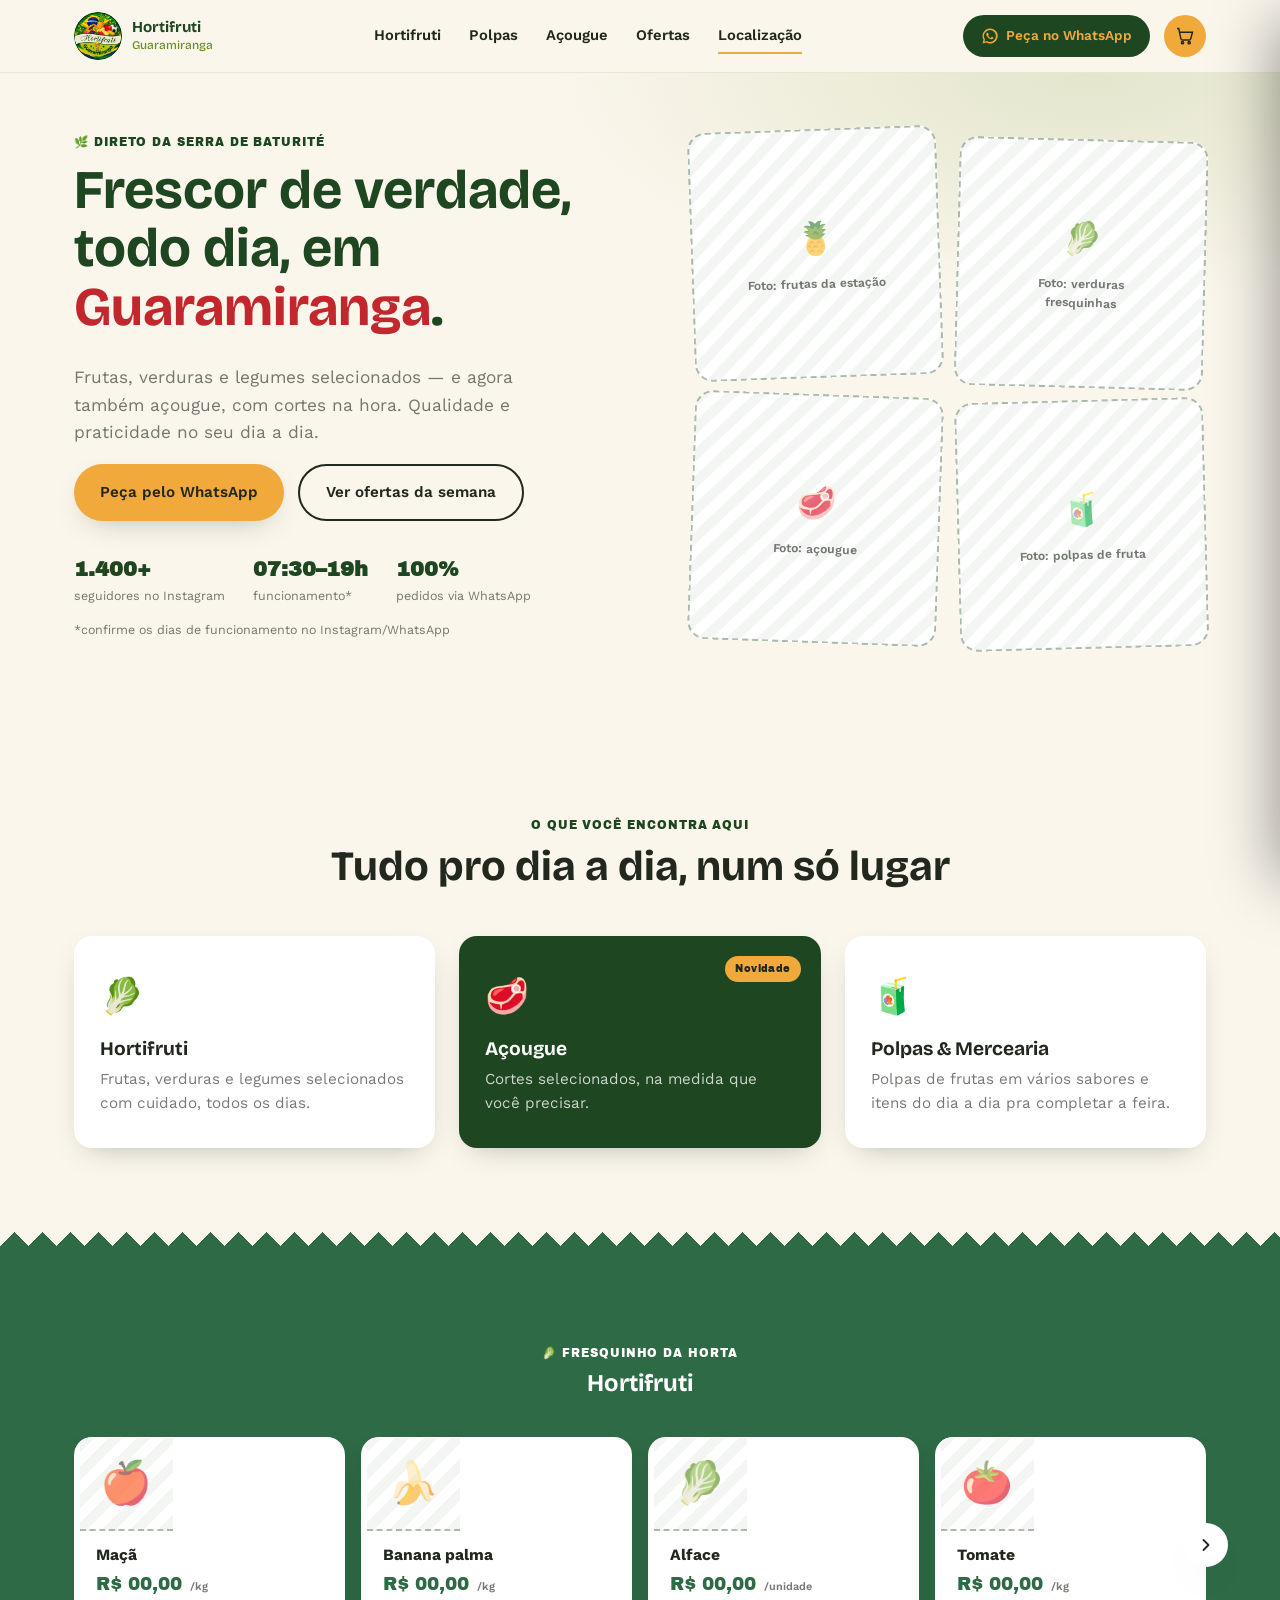
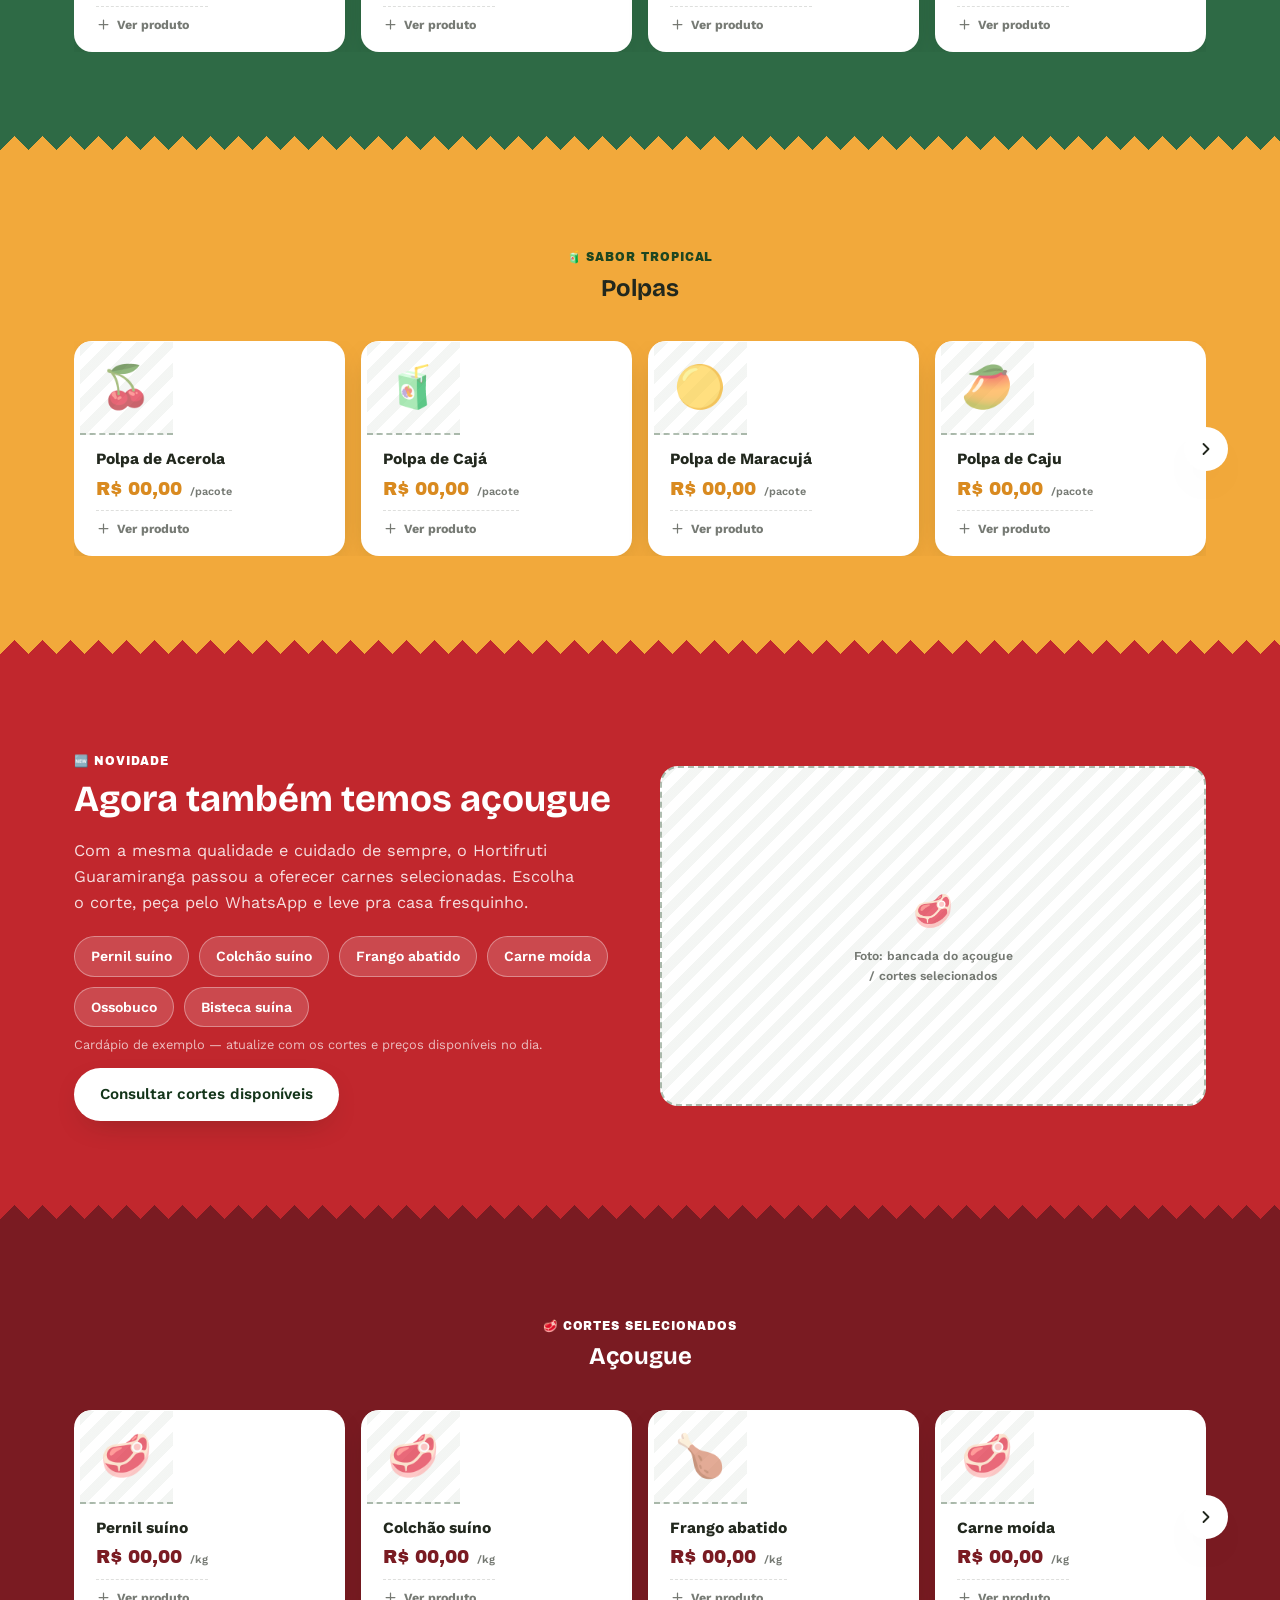
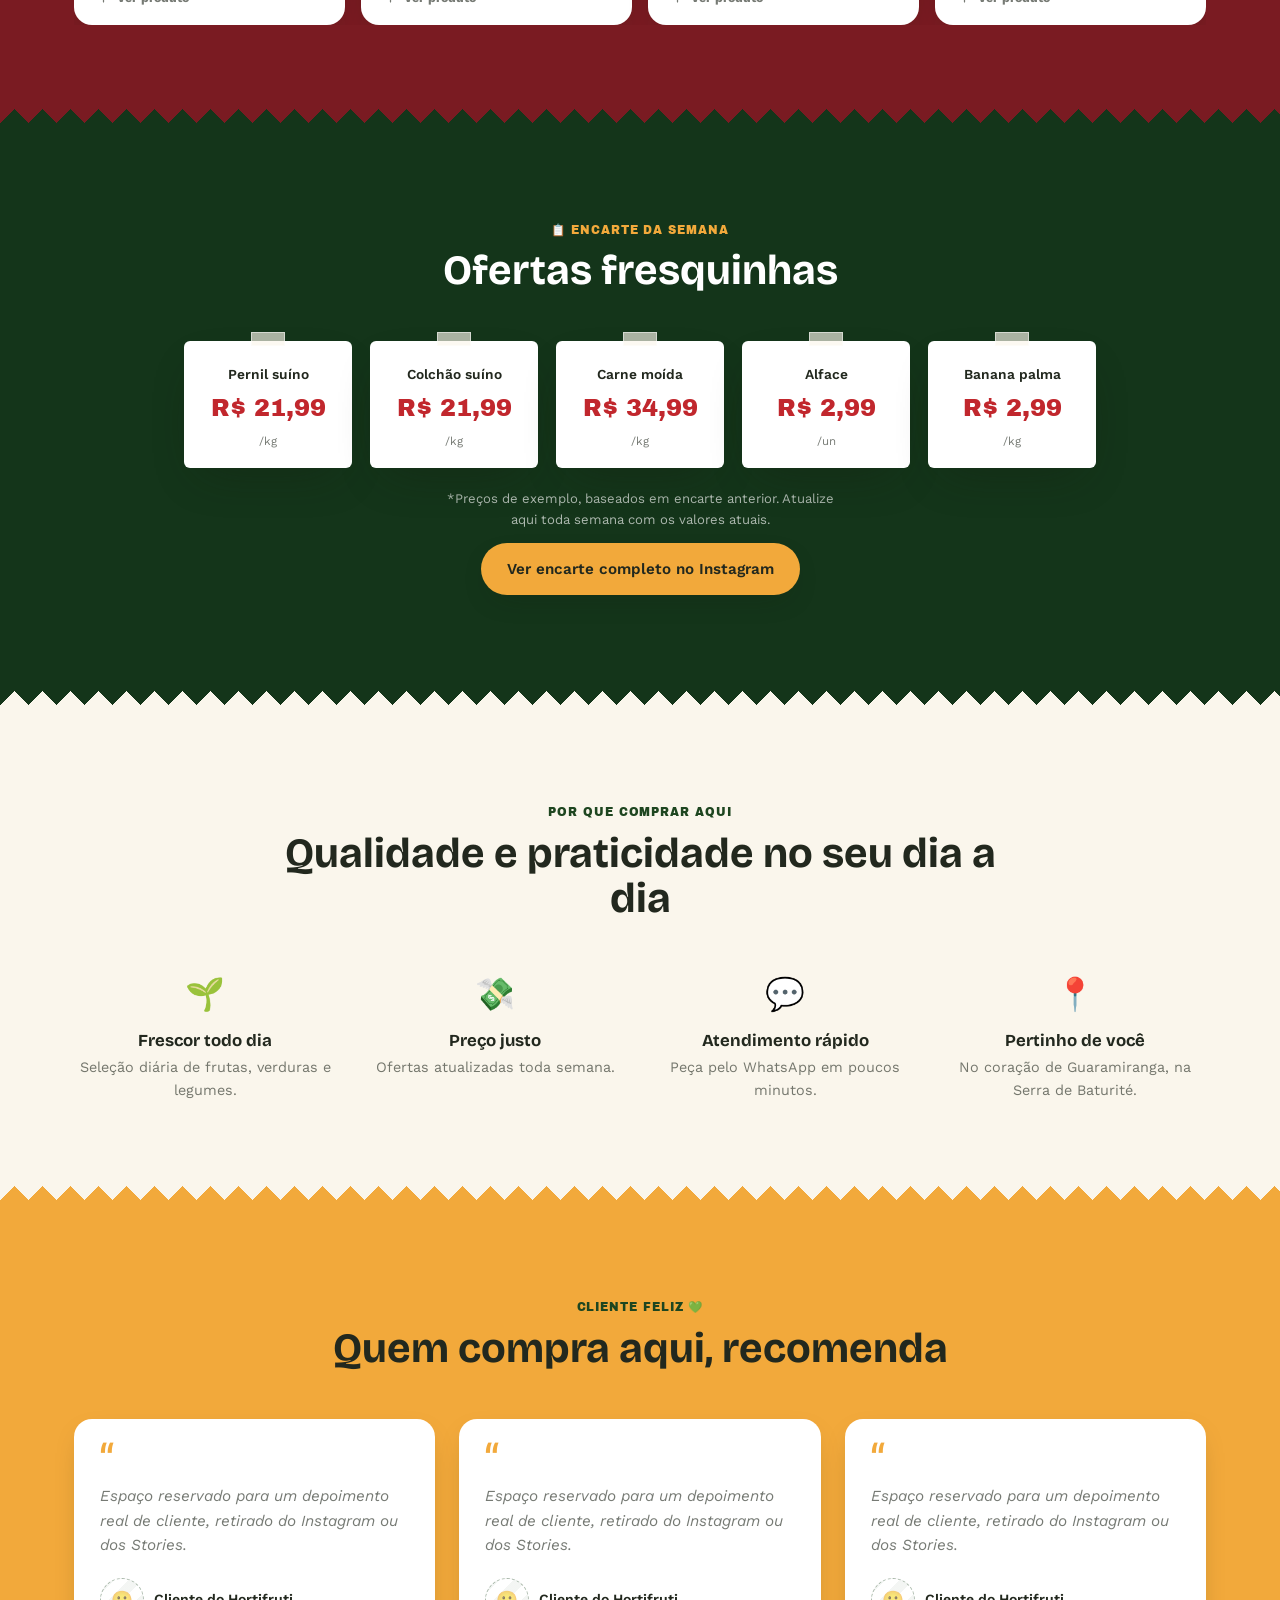
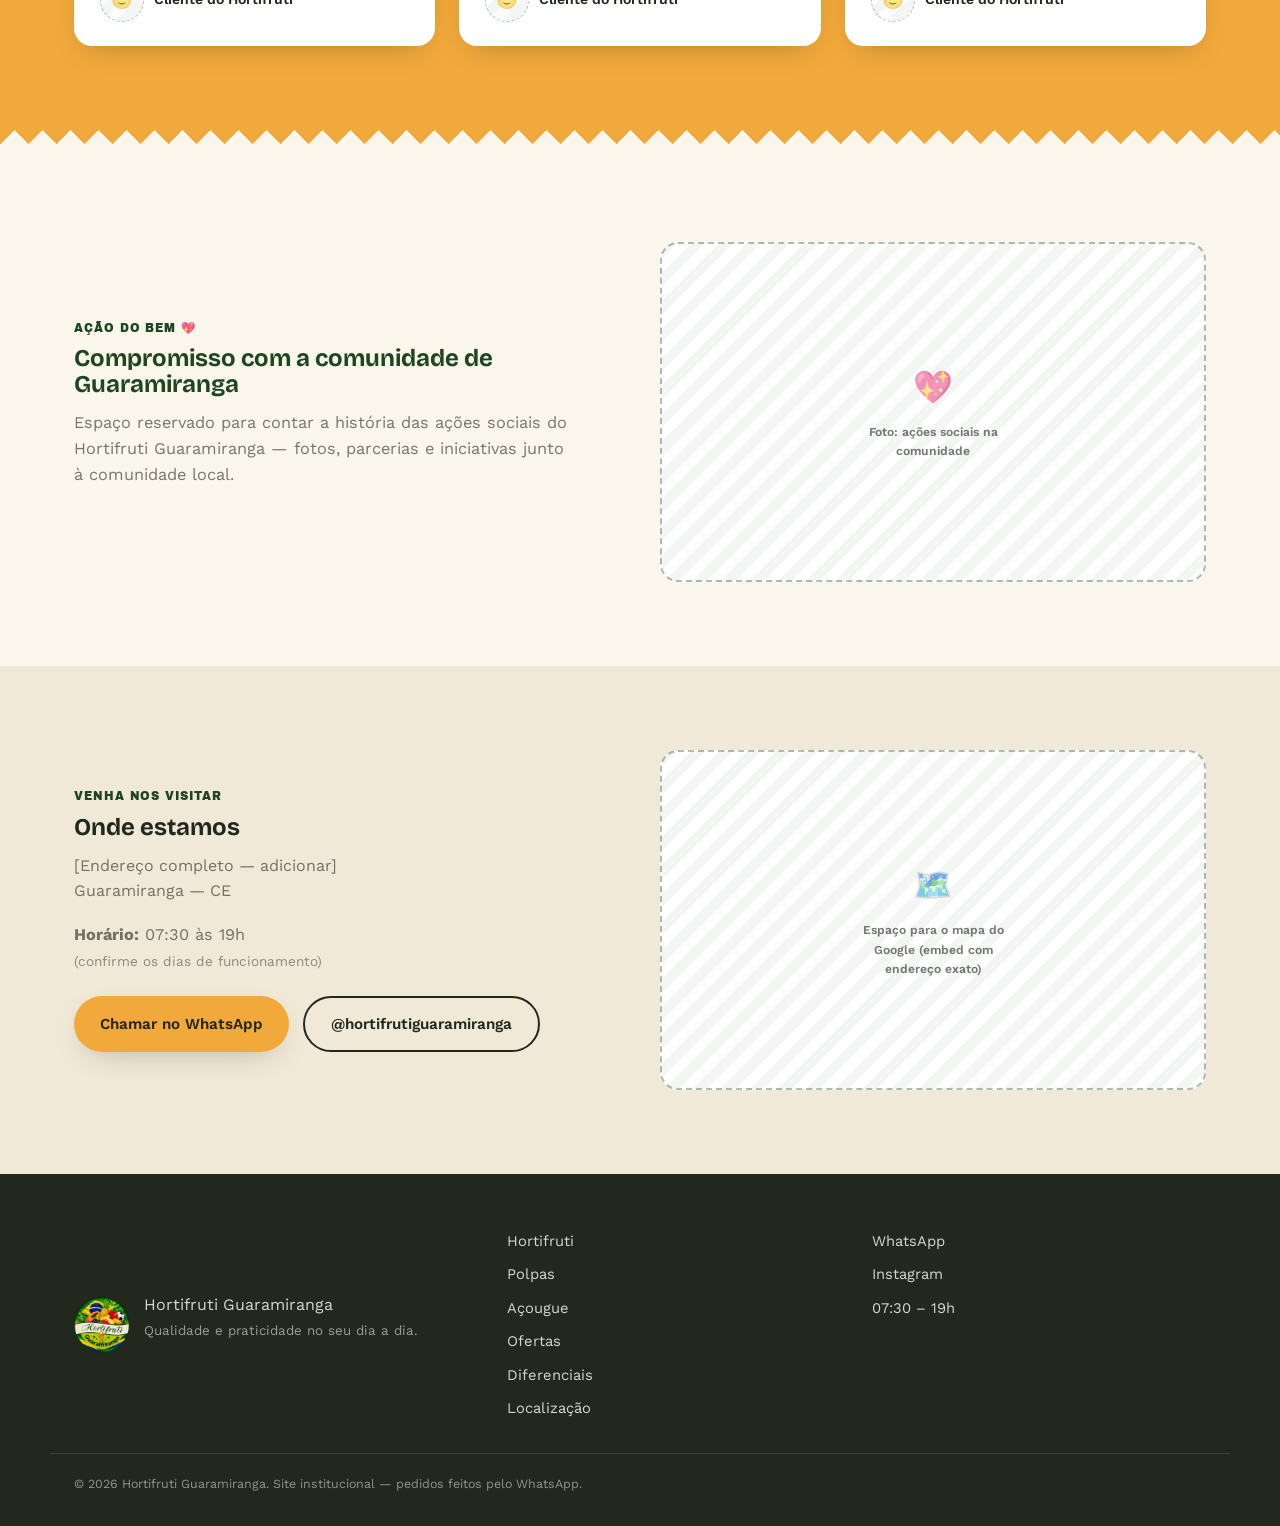
<file: index.html>
<!DOCTYPE html>
<html lang="pt-BR">
<head>
<meta charset="UTF-8">
<meta name="viewport" content="width=device-width, initial-scale=1.0">
<title>Hortifruti Guaramiranga — Frescor da serra, direto pra sua mesa</title>
<meta name="description" content="Hortifruti Guaramiranga: frutas, verduras, legumes e agora também açougue com cortes selecionados. Qualidade e praticidade no seu dia a dia, pedidos pelo WhatsApp.">
<meta name="theme-color" content="#1E4620">

<!-- Open Graph -->
<meta property="og:type" content="website">
<meta property="og:title" content="Hortifruti Guaramiranga">
<meta property="og:description" content="Frutas, verduras, legumes e açougue com cortes selecionados em Guaramiranga-CE. Peça pelo WhatsApp.">
<meta property="og:image" content="assets/img/logo-320.png">
<meta property="og:locale" content="pt_BR">

<link rel="icon" type="image/png" href="assets/img/logo-64.png">
<link rel="apple-touch-icon" href="assets/img/logo-160.png">

<!-- Fontes -->
<link rel="preconnect" href="https://fonts.googleapis.com">
<link rel="preconnect" href="https://fonts.gstatic.com" crossorigin>
<link href="https://fonts.googleapis.com/css2?family=Archivo+Black&family=Bricolage+Grotesque:opsz,wght@12..96,400..800&family=Work+Sans:ital,wght@0,400;0,500;0,600;0,700;1,500&display=swap" rel="stylesheet">

<link rel="stylesheet" href="assets/css/style.css">

<!-- Dados estruturados (SEO local) — CONFIRME endereço exato, telefone e dias de funcionamento antes de publicar -->
<script type="application/ld+json">
{
  "@context": "https://schema.org",
  "@type": "GroceryStore",
  "name": "Hortifruti Guaramiranga",
  "image": "assets/img/logo-320.png",
  "address": {
    "@type": "PostalAddress",
    "addressLocality": "Guaramiranga",
    "addressRegion": "CE",
    "addressCountry": "BR"
  },
  "openingHoursSpecification": {
    "@type": "OpeningHoursSpecification",
    "opens": "07:30",
    "closes": "19:00"
  },
  "sameAs": ["https://www.instagram.com/hortifrutiguaramiranga"]
}
</script>
</head>
<body>

<a class="skip-link" href="#conteudo">Pular para o conteúdo</a>

<!-- ================= HEADER ================= -->
<header class="header" id="topo">
  <div class="wrap header__row">
    <a href="#topo" class="brand">
      <img src="assets/img/logo-160.png" alt="Hortifruti Guaramiranga" class="brand__logo" width="48" height="48">
      <span class="brand__name">Hortifruti<br><small>Guaramiranga</small></span>
    </a>

    <nav class="nav" id="nav" aria-label="Navegação principal">
      <a href="#produtos-hortifruti">Hortifruti</a>
      <a href="#produtos-polpas">Polpas</a>
      <a href="#produtos-acougue">Açougue</a>
      <a href="#ofertas">Ofertas</a>
      <a href="#localizacao">Localização</a>
    </nav>

    <div class="header__actions">
      <a class="btn btn--wa btn--sm" href="https://wa.me/message/4MNKUYFCIBTYP1" target="_blank" rel="noopener noreferrer">
        <svg class="ico" viewBox="0 0 24 24" aria-hidden="true"><path d="M12 2a10 10 0 0 0-8.6 15L2 22l5.2-1.4A10 10 0 1 0 12 2Zm0 18a8 8 0 0 1-4.1-1.1l-.3-.2-3.1.8.8-3-.2-.3A8 8 0 1 1 12 20Zm4.4-5.9c-.2-.1-1.4-.7-1.7-.8-.2-.1-.4-.1-.6.1-.2.2-.7.8-.8 1-.1.1-.3.2-.5.1-.2-.1-1-.4-1.9-1.2-.7-.6-1.2-1.4-1.3-1.6-.1-.2 0-.4.1-.5l.4-.4.2-.4c.1-.1.1-.3 0-.4-.1-.1-.6-1.4-.8-1.9-.2-.5-.4-.4-.6-.4h-.5c-.2 0-.4.1-.6.3-.2.2-.8.8-.8 1.9s.8 2.2.9 2.4c.1.2 1.6 2.5 4 3.5.6.2 1 .4 1.3.5.6.2 1.1.1 1.5-.1.5-.2 1.4-.6 1.6-1.1.2-.5.2-1 .1-1.1-.1-.1-.2-.2-.4-.3Z"/></svg>
        <span class="btn__label">Peça no WhatsApp</span>
      </a>
      <button type="button" class="icon-btn js-open-cart" aria-label="Abrir carrinho de compras">
        <svg viewBox="0 0 24 24" fill="none" stroke="currentColor" stroke-width="1.8" aria-hidden="true"><circle cx="9" cy="20" r="1.3"/><circle cx="17" cy="20" r="1.3"/><path d="M2.5 3h2l2.6 12.4a1.8 1.8 0 0 0 1.8 1.4h8.2a1.8 1.8 0 0 0 1.75-1.4L21 7.5H6.1"/></svg>
        <span class="icon-btn__badge js-cart-count" hidden>0</span>
      </button>
      <button class="nav-toggle" id="navToggle" aria-expanded="false" aria-controls="nav" aria-label="Abrir menu">
        <span></span><span></span><span></span>
      </button>
    </div>
  </div>
</header>

<main id="conteudo">

  <!-- ================= HERO ================= -->
  <section class="hero">
    <div class="wrap hero__grid">
      <div class="hero__copy" data-reveal>
        <p class="eyebrow">🌿 Direto da Serra de Baturité</p>
        <h1>Frescor de verdade,<br>todo dia, em <span>Guaramiranga</span>.</h1>
        <p class="hero__lead">Frutas, verduras e legumes selecionados — e agora também açougue, com cortes na hora. Qualidade e praticidade no seu dia a dia.</p>
        <div class="hero__cta">
          <a class="btn btn--primary" href="https://wa.me/message/4MNKUYFCIBTYP1" target="_blank" rel="noopener noreferrer">Peça pelo WhatsApp</a>
          <a class="btn btn--ghost" href="#ofertas">Ver ofertas da semana</a>
        </div>
        <ul class="hero__stats">
          <li><strong data-count="1400">0</strong><span>seguidores no Instagram</span></li>
          <li><strong>07:30–19h</strong><span>funcionamento*</span></li>
          <li><strong>100%</strong><span>pedidos via WhatsApp</span></li>
        </ul>
        <p class="hero__note">*confirme os dias de funcionamento no Instagram/WhatsApp</p>
      </div>

      <div class="hero__crate" data-reveal>
        <div class="crate-tile crate-tile--a ph">
          <span class="ph__icon">🍍</span>
          <span class="ph__label">Foto: frutas da estação</span>
        </div>
        <div class="crate-tile crate-tile--b ph">
          <span class="ph__icon">🥬</span>
          <span class="ph__label">Foto: verduras fresquinhas</span>
        </div>
        <div class="crate-tile crate-tile--c ph">
          <span class="ph__icon">🥩</span>
          <span class="ph__label">Foto: açougue</span>
        </div>
        <div class="crate-tile crate-tile--d ph">
          <span class="ph__icon">🧃</span>
          <span class="ph__label">Foto: polpas de fruta</span>
        </div>
      </div>
    </div>
  </section>

  <!-- ================= CATEGORIAS ================= -->
  <section class="section" id="categorias">
    <div class="wrap">
      <p class="eyebrow eyebrow--center" data-reveal>O que você encontra aqui</p>
      <h2 class="section__title" data-reveal>Tudo pro dia a dia, num só lugar</h2>

      <div class="cards3">
        <a class="cat-card" href="#produtos-hortifruti" data-reveal>
          <span class="cat-card__icon">🥬</span>
          <h3>Hortifruti</h3>
          <p>Frutas, verduras e legumes selecionados com cuidado, todos os dias.</p>
        </a>

        <a class="cat-card cat-card--highlight" href="#produtos-acougue" data-reveal>
          <span class="cat-card__badge">Novidade</span>
          <span class="cat-card__icon">🥩</span>
          <h3>Açougue</h3>
          <p>Cortes selecionados, na medida que você precisar.</p>
        </a>

        <a class="cat-card" href="#produtos-polpas" data-reveal>
          <span class="cat-card__icon">🧃</span>
          <h3>Polpas &amp; Mercearia</h3>
          <p>Polpas de frutas em vários sabores e itens do dia a dia pra completar a feira.</p>
        </a>
      </div>
    </div>
  </section>

  <div class="torn" style="--torn-a:var(--creme); --torn-b:var(--verde-hf);" aria-hidden="true"></div>

  <!-- ================= PRODUTOS: HORTIFRUTI ================= -->
  <section class="product-section product-section--hortifruti" id="produtos-hortifruti" aria-labelledby="produtos-hortifruti-title">
    <div class="wrap">
      <div class="section-head">
        <p class="eyebrow eyebrow--center" data-reveal>🥬 Fresquinho da horta</p>
        <h2 id="produtos-hortifruti-title" data-reveal>Hortifruti</h2>
      </div>
      <div class="carousel" data-carousel="hortifruti">
        <button type="button" class="carousel-arrow left" hidden aria-label="Produtos anteriores"><svg viewBox="0 0 24 24" fill="none" stroke="currentColor" stroke-width="2.2" stroke-linecap="round" stroke-linejoin="round" aria-hidden="true"><path d="M15 6l-6 6 6 6"/></svg></button>
        <div class="carousel-viewport"><div class="carousel-track" role="list"></div></div>
        <button type="button" class="carousel-arrow right" aria-label="Próximos produtos"><svg viewBox="0 0 24 24" fill="none" stroke="currentColor" stroke-width="2.2" stroke-linecap="round" stroke-linejoin="round" aria-hidden="true"><path d="M9 6l6 6-6 6"/></svg></button>
      </div>
    </div>
  </section>

  <div class="torn" style="--torn-a:var(--verde-hf); --torn-b:var(--manga);" aria-hidden="true"></div>

  <!-- ================= PRODUTOS: POLPAS ================= -->
  <section class="product-section product-section--polpas" id="produtos-polpas" aria-labelledby="produtos-polpas-title">
    <div class="wrap">
      <div class="section-head">
        <p class="eyebrow eyebrow--center" data-reveal>🧃 Sabor tropical</p>
        <h2 id="produtos-polpas-title" data-reveal>Polpas</h2>
      </div>
      <div class="carousel" data-carousel="polpas">
        <button type="button" class="carousel-arrow left" hidden aria-label="Produtos anteriores"><svg viewBox="0 0 24 24" fill="none" stroke="currentColor" stroke-width="2.2" stroke-linecap="round" stroke-linejoin="round" aria-hidden="true"><path d="M15 6l-6 6 6 6"/></svg></button>
        <div class="carousel-viewport"><div class="carousel-track" role="list"></div></div>
        <button type="button" class="carousel-arrow right" aria-label="Próximos produtos"><svg viewBox="0 0 24 24" fill="none" stroke="currentColor" stroke-width="2.2" stroke-linecap="round" stroke-linejoin="round" aria-hidden="true"><path d="M9 6l6 6-6 6"/></svg></button>
      </div>
    </div>
  </section>

  <div class="torn" style="--torn-a:var(--manga); --torn-b:var(--pitaya);" aria-hidden="true"></div>

  <!-- ================= AÇOUGUE ================= -->
  <section class="band band--acougue" id="acougue">
    <div class="wrap band__grid">
      <div data-reveal>
        <p class="eyebrow eyebrow--light">🆕 Novidade</p>
        <h2>Agora também temos açougue</h2>
        <p class="band__lead">Com a mesma qualidade e cuidado de sempre, o Hortifruti Guaramiranga passou a oferecer carnes selecionadas. Escolha o corte, peça pelo WhatsApp e leve pra casa fresquinho.</p>

        <ul class="chips" aria-label="Exemplos de cortes disponíveis">
          <li>Pernil suíno</li>
          <li>Colchão suíno</li>
          <li>Frango abatido</li>
          <li>Carne moída</li>
          <li>Ossobuco</li>
          <li>Bisteca suína</li>
        </ul>
        <p class="band__note">Cardápio de exemplo — atualize com os cortes e preços disponíveis no dia.</p>

        <a class="btn btn--light" href="https://wa.me/message/4MNKUYFCIBTYP1" target="_blank" rel="noopener noreferrer">Consultar cortes disponíveis</a>
      </div>

      <div class="ph ph--tall" data-reveal>
        <span class="ph__icon">🥩</span>
        <span class="ph__label">Foto: bancada do açougue / cortes selecionados</span>
      </div>
    </div>
  </section>

  <div class="torn" style="--torn-a:var(--pitaya); --torn-b:var(--vinho);" aria-hidden="true"></div>

  <!-- ================= PRODUTOS: AÇOUGUE ================= -->
  <section class="product-section product-section--acougue" id="produtos-acougue" aria-labelledby="produtos-acougue-title">
    <div class="wrap">
      <div class="section-head">
        <p class="eyebrow eyebrow--center" data-reveal>🥩 Cortes selecionados</p>
        <h2 id="produtos-acougue-title" data-reveal>Açougue</h2>
      </div>
      <div class="carousel" data-carousel="acougue">
        <button type="button" class="carousel-arrow left" hidden aria-label="Produtos anteriores"><svg viewBox="0 0 24 24" fill="none" stroke="currentColor" stroke-width="2.2" stroke-linecap="round" stroke-linejoin="round" aria-hidden="true"><path d="M15 6l-6 6 6 6"/></svg></button>
        <div class="carousel-viewport"><div class="carousel-track" role="list"></div></div>
        <button type="button" class="carousel-arrow right" aria-label="Próximos produtos"><svg viewBox="0 0 24 24" fill="none" stroke="currentColor" stroke-width="2.2" stroke-linecap="round" stroke-linejoin="round" aria-hidden="true"><path d="M9 6l6 6-6 6"/></svg></button>
      </div>
    </div>
  </section>

  <div class="torn" style="--torn-a:var(--vinho); --torn-b:var(--mata-2);" aria-hidden="true"></div>

  <!-- ================= OFERTAS ================= -->
  <section class="section section--board" id="ofertas">
    <div class="wrap">
      <p class="eyebrow eyebrow--center eyebrow--light" data-reveal>📋 Encarte da semana</p>
      <h2 class="section__title section__title--light" data-reveal>Ofertas fresquinhas</h2>

      <div class="tags-board">
        <div class="price-tag price-tag--r1" data-reveal>
          <span class="price-tag__name">Pernil suíno</span>
          <span class="price-tag__price">R$ 21,99</span>
          <span class="price-tag__unit">/kg</span>
        </div>
        <div class="price-tag price-tag--r2" data-reveal>
          <span class="price-tag__name">Colchão suíno</span>
          <span class="price-tag__price">R$ 21,99</span>
          <span class="price-tag__unit">/kg</span>
        </div>
        <div class="price-tag price-tag--r3" data-reveal>
          <span class="price-tag__name">Carne moída</span>
          <span class="price-tag__price">R$ 34,99</span>
          <span class="price-tag__unit">/kg</span>
        </div>
        <div class="price-tag price-tag--r1" data-reveal>
          <span class="price-tag__name">Alface</span>
          <span class="price-tag__price">R$ 2,99</span>
          <span class="price-tag__unit">/un</span>
        </div>
        <div class="price-tag price-tag--r2" data-reveal>
          <span class="price-tag__name">Banana palma</span>
          <span class="price-tag__price">R$ 2,99</span>
          <span class="price-tag__unit">/kg</span>
        </div>
      </div>

      <p class="board__note" data-reveal>*Preços de exemplo, baseados em encarte anterior. Atualize aqui toda semana com os valores atuais.</p>
      <div class="center" data-reveal>
        <a class="btn btn--primary" href="https://www.instagram.com/hortifrutiguaramiranga" target="_blank" rel="noopener noreferrer">Ver encarte completo no Instagram</a>
      </div>
    </div>
  </section>

  <div class="torn" style="--torn-a:var(--mata-2); --torn-b:var(--creme);" aria-hidden="true"></div>

  <!-- ================= DIFERENCIAIS ================= -->
  <section class="section" id="diferenciais">
    <div class="wrap">
      <p class="eyebrow eyebrow--center" data-reveal>Por que comprar aqui</p>
      <h2 class="section__title" data-reveal>Qualidade e praticidade no seu dia a dia</h2>

      <div class="cards4">
        <div class="feat" data-reveal>
          <span class="feat__icon">🌱</span>
          <h3>Frescor todo dia</h3>
          <p>Seleção diária de frutas, verduras e legumes.</p>
        </div>
        <div class="feat" data-reveal>
          <span class="feat__icon">💸</span>
          <h3>Preço justo</h3>
          <p>Ofertas atualizadas toda semana.</p>
        </div>
        <div class="feat" data-reveal>
          <span class="feat__icon">💬</span>
          <h3>Atendimento rápido</h3>
          <p>Peça pelo WhatsApp em poucos minutos.</p>
        </div>
        <div class="feat" data-reveal>
          <span class="feat__icon">📍</span>
          <h3>Pertinho de você</h3>
          <p>No coração de Guaramiranga, na Serra de Baturité.</p>
        </div>
      </div>
    </div>
  </section>

  <div class="torn" style="--torn-a:var(--creme); --torn-b:var(--manga);" aria-hidden="true"></div>

  <!-- ================= DEPOIMENTOS ================= -->
  <section class="section section--depoimentos" id="depoimentos">
    <div class="wrap">
      <p class="eyebrow eyebrow--center" data-reveal>Cliente feliz 💚</p>
      <h2 class="section__title" data-reveal>Quem compra aqui, recomenda</h2>

      <div class="cards3">
        <figure class="testi" data-reveal>
          <span class="testi__quote" aria-hidden="true">“</span>
          <blockquote>Espaço reservado para um depoimento real de cliente, retirado do Instagram ou dos Stories.</blockquote>
          <figcaption>
            <span class="testi__avatar ph ph--round" aria-hidden="true"><span class="ph__icon">🙂</span></span>
            <span>Cliente do Hortifruti</span>
          </figcaption>
        </figure>
        <figure class="testi" data-reveal>
          <span class="testi__quote" aria-hidden="true">“</span>
          <blockquote>Espaço reservado para um depoimento real de cliente, retirado do Instagram ou dos Stories.</blockquote>
          <figcaption>
            <span class="testi__avatar ph ph--round" aria-hidden="true"><span class="ph__icon">🙂</span></span>
            <span>Cliente do Hortifruti</span>
          </figcaption>
        </figure>
        <figure class="testi" data-reveal>
          <span class="testi__quote" aria-hidden="true">“</span>
          <blockquote>Espaço reservado para um depoimento real de cliente, retirado do Instagram ou dos Stories.</blockquote>
          <figcaption>
            <span class="testi__avatar ph ph--round" aria-hidden="true"><span class="ph__icon">🙂</span></span>
            <span>Cliente do Hortifruti</span>
          </figcaption>
        </figure>
      </div>
    </div>
  </section>

  <div class="torn" style="--torn-a:var(--manga); --torn-b:var(--creme);" aria-hidden="true"></div>

  <!-- ================= AÇÃO DO BEM ================= -->
  <section class="section" id="acao-do-bem">
    <div class="wrap band__grid band__grid--reverse">
      <div class="ph ph--tall" data-reveal>
        <span class="ph__icon">💖</span>
        <span class="ph__label">Foto: ações sociais na comunidade</span>
      </div>
      <div data-reveal>
        <p class="eyebrow">Ação do Bem 💖</p>
        <h2>Compromisso com a comunidade de Guaramiranga</h2>
        <p class="band__lead">Espaço reservado para contar a história das ações sociais do Hortifruti Guaramiranga — fotos, parcerias e iniciativas junto à comunidade local.</p>
      </div>
    </div>
  </section>

  <!-- ================= LOCALIZAÇÃO ================= -->
  <section class="section section--muted" id="localizacao">
    <div class="wrap band__grid">
      <div data-reveal>
        <p class="eyebrow">Venha nos visitar</p>
        <h2>Onde estamos</h2>
        <address class="addr">
          [Endereço completo — adicionar]<br>
          Guaramiranga — CE
        </address>
        <p class="band__lead"><strong>Horário:</strong> 07:30 às 19h<br>
        <small>(confirme os dias de funcionamento)</small></p>

        <div class="loc-actions">
          <a class="btn btn--primary" href="https://wa.me/message/4MNKUYFCIBTYP1" target="_blank" rel="noopener noreferrer">Chamar no WhatsApp</a>
          <a class="btn btn--ghost" href="https://www.instagram.com/hortifrutiguaramiranga" target="_blank" rel="noopener noreferrer">@hortifrutiguaramiranga</a>
        </div>
      </div>

      <div class="ph ph--tall" data-reveal>
        <span class="ph__icon">🗺️</span>
        <span class="ph__label">Espaço para o mapa do Google (embed com endereço exato)</span>
      </div>
    </div>
  </section>

</main>

<!-- ================= FOOTER ================= -->
<footer class="footer">
  <div class="wrap footer__grid">
    <div class="footer__brand">
      <img src="assets/img/logo-160.png" alt="Hortifruti Guaramiranga" width="56" height="56">
      <p>Hortifruti Guaramiranga<br><small>Qualidade e praticidade no seu dia a dia.</small></p>
    </div>

    <nav class="footer__nav" aria-label="Navegação do rodapé">
      <a href="#produtos-hortifruti">Hortifruti</a>
      <a href="#produtos-polpas">Polpas</a>
      <a href="#produtos-acougue">Açougue</a>
      <a href="#ofertas">Ofertas</a>
      <a href="#diferenciais">Diferenciais</a>
      <a href="#localizacao">Localização</a>
    </nav>

    <div class="footer__contact">
      <a href="https://wa.me/message/4MNKUYFCIBTYP1" target="_blank" rel="noopener noreferrer">WhatsApp</a>
      <a href="https://www.instagram.com/hortifrutiguaramiranga" target="_blank" rel="noopener noreferrer">Instagram</a>
      <span>07:30 – 19h</span>
    </div>
  </div>
  <div class="wrap footer__bottom">
    <p>© 2026 Hortifruti Guaramiranga. Site institucional — pedidos feitos pelo WhatsApp.</p>
  </div>
</footer>

<!-- ================= CARRINHO (DRAWER) ================= -->
<div id="cart-overlay" class="js-close-cart"></div>
<aside id="cart-drawer" role="dialog" aria-modal="true" aria-labelledby="cart-title" aria-hidden="true">
  <div class="cart-head">
    <h2 id="cart-title">Seu carrinho</h2>
    <button type="button" class="cart-close js-close-cart" aria-label="Fechar carrinho">
      <svg viewBox="0 0 24 24" width="18" height="18" fill="none" stroke="currentColor" stroke-width="2.4" stroke-linecap="round"><path d="M6 6l12 12M18 6L6 18"/></svg>
    </button>
  </div>
  <div class="cart-body" id="cart-body"></div>
  <div class="cart-foot">
    <div class="cart-subtotal-row"><span>Total</span><span id="cart-subtotal">R$ 00,00</span></div>
    <button type="button" class="btn btn--primary btn--block" id="cart-whatsapp-btn" style="width:100%; justify-content:center;">
      <svg class="ico" viewBox="0 0 24 24" aria-hidden="true"><path d="M12 2a10 10 0 0 0-8.6 15L2 22l5.2-1.4A10 10 0 1 0 12 2Zm0 18a8 8 0 0 1-4.1-1.1l-.3-.2-3.1.8.8-3-.2-.3A8 8 0 1 1 12 20Zm4.4-5.9c-.2-.1-1.4-.7-1.7-.8-.2-.1-.4-.1-.6.1-.2.2-.7.8-.8 1-.1.1-.3.2-.5.1-.2-.1-1-.4-1.9-1.2-.7-.6-1.2-1.4-1.3-1.6-.1-.2 0-.4.1-.5l.4-.4.2-.4c.1-.1.1-.3 0-.4-.1-.1-.6-1.4-.8-1.9-.2-.5-.4-.4-.6-.4h-.5c-.2 0-.4.1-.6.3-.2.2-.8.8-.8 1.9s.8 2.2.9 2.4c.1.2 1.6 2.5 4 3.5.6.2 1 .4 1.3.5.6.2 1.1.1 1.5-.1.5-.2 1.4-.6 1.6-1.1.2-.5.2-1 .1-1.1-.1-.1-.2-.2-.4-.3Z"/></svg>
      Enviar pedido pelo WhatsApp
    </button>
    <p class="cart-hint">Você confirma e envia a mensagem diretamente no WhatsApp.</p>
  </div>
</aside>

<!-- ================= MODAL DO PRODUTO ================= -->
<div id="modal-overlay" class="js-close-modal" aria-hidden="true">
  <div id="product-modal" role="dialog" aria-modal="true" aria-labelledby="modal-title">
    <div class="modal-media">
      <button type="button" class="modal-close js-close-modal" aria-label="Fechar detalhes do produto">
        <svg viewBox="0 0 24 24" width="16" height="16" fill="none" stroke="currentColor" stroke-width="2.6" stroke-linecap="round"><path d="M6 6l12 12M18 6L6 18"/></svg>
      </button>
      <div class="ph" id="modal-media-ph">
        <span class="ph__icon" id="modal-icon"></span>
        <span class="ph__label" id="modal-media-label"></span>
      </div>
    </div>
    <div class="modal-body">
      <h3 id="modal-title"></h3>
      <p class="modal-price" id="modal-price"></p>
      <p class="modal-desc" id="modal-desc"></p>
      <p class="modal-unavailable-note" id="modal-unavailable-note" hidden>Produto indisponível no momento.</p>

      <div id="modal-qty-block">
        <p class="modal-block-label">Quantidade</p>
        <div class="modal-qty">
          <button type="button" id="modal-qty-minus" aria-label="Diminuir quantidade">–</button>
          <span id="modal-qty-value">1</span>
          <button type="button" id="modal-qty-plus" aria-label="Aumentar quantidade">+</button>
        </div>
        <p class="modal-stock-note" id="modal-stock-note"></p>

        <div class="modal-actions">
          <button type="button" class="btn btn--primary" id="modal-add-btn" style="width:100%; justify-content:center;">Adicionar ao carrinho</button>
        </div>
      </div>
    </div>
  </div>
</div>

<!-- Núcleo de dados e serviços compartilhados com o painel administrativo
     (mesma fonte de dados local — ver shared/README.md) -->
<script src="shared/core/store.js"></script>
<script src="shared/services/productsService.js"></script>
<script src="shared/services/inventoryService.js"></script>
<script src="shared/services/salesService.js"></script>
<script src="shared/services/paymentsService.js"></script>
<script src="shared/services/cashService.js"></script>
<script src="shared/services/analyticsService.js"></script>
<script src="shared/services/reviewsService.js"></script>
<script src="shared/services/mediaService.js"></script>
<script src="assets/js/script.js" defer></script>
</body>
</html>
</file>
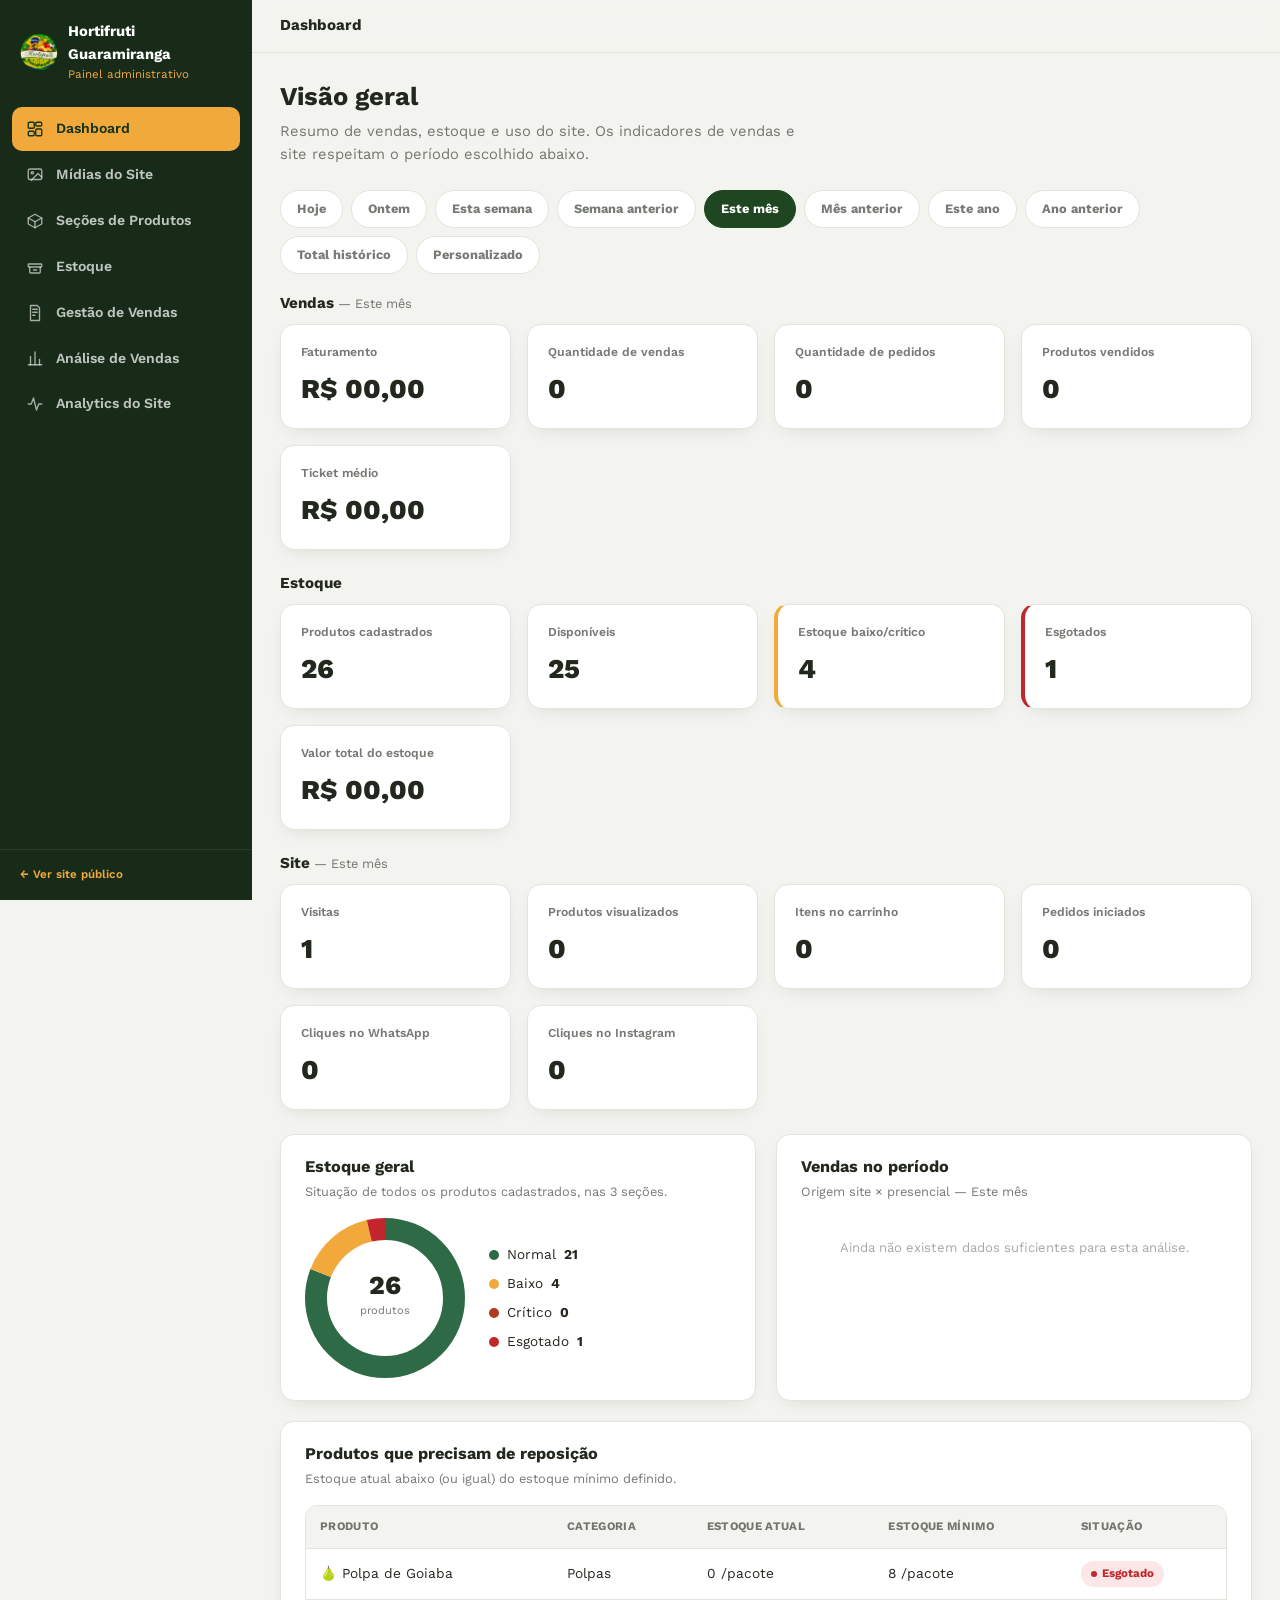
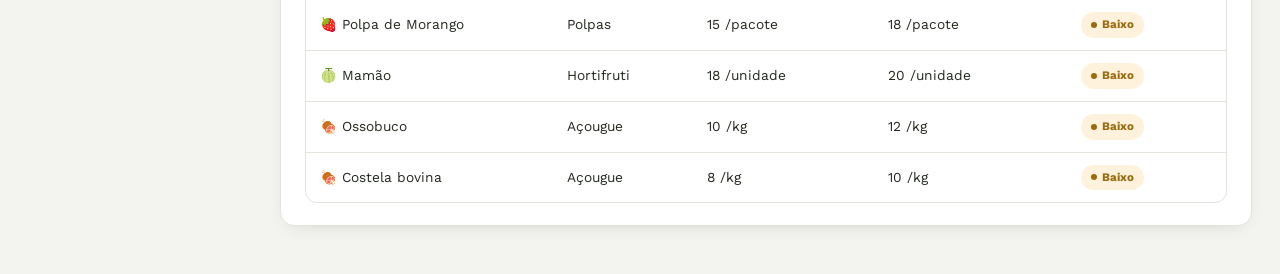
<file: admin/index.html>
<!DOCTYPE html>
<html lang="pt-BR">
<head>
<meta charset="UTF-8">
<meta name="viewport" content="width=device-width, initial-scale=1.0">
<title>Dashboard — Painel Hortifruti Guaramiranga</title>
<meta name="robots" content="noindex, nofollow">
<link rel="icon" type="image/png" href="../assets/img/logo-64.png">
<link rel="preconnect" href="https://fonts.googleapis.com">
<link rel="preconnect" href="https://fonts.gstatic.com" crossorigin>
<link href="https://fonts.googleapis.com/css2?family=Work+Sans:ital,wght@0,400;0,500;0,600;0,700;0,800;1,500&display=swap" rel="stylesheet">
<link rel="stylesheet" href="assets/css/admin.css">
</head>
<body>
<a class="skip-link" href="#admContent">Pular para o conteúdo</a>

<div class="adm-shell">
  <div class="adm-sidebar-overlay" id="admSidebarOverlay"></div>
  <aside class="adm-sidebar" id="admSidebar" aria-label="Navegação do painel">
    <div class="adm-sidebar__brand">
      <img src="../assets/img/logo-160.png" alt="">
      <div>
        <strong>Hortifruti Guaramiranga</strong>
        <span>Painel administrativo</span>
      </div>
    </div>
    <nav class="adm-nav">
      <a href="index.html" class="is-active">
        <svg viewBox="0 0 24 24" fill="none" stroke="currentColor" stroke-width="1.8" stroke-linecap="round" stroke-linejoin="round" aria-hidden="true"><rect x="3" y="3" width="8" height="8" rx="1.5"/><rect x="13" y="3" width="8" height="5" rx="1.5"/><rect x="13" y="12" width="8" height="9" rx="1.5"/><rect x="3" y="15" width="8" height="6" rx="1.5"/></svg>
        Dashboard
      </a>
      <a href="midias.html">
        <svg viewBox="0 0 24 24" fill="none" stroke="currentColor" stroke-width="1.8" stroke-linecap="round" stroke-linejoin="round" aria-hidden="true"><rect x="3" y="4" width="18" height="14" rx="2"/><circle cx="8.5" cy="9" r="1.5"/><path d="M21 15l-5-5-9 9"/></svg>
        Mídias do Site
      </a>
      <a href="produtos.html">
        <svg viewBox="0 0 24 24" fill="none" stroke="currentColor" stroke-width="1.8" stroke-linecap="round" stroke-linejoin="round" aria-hidden="true"><path d="M21 8l-9-5-9 5 9 5 9-5Z"/><path d="M3 8v8l9 5 9-5V8"/><path d="M12 13v8"/></svg>
        Seções de Produtos
      </a>
      <a href="estoque.html">
        <svg viewBox="0 0 24 24" fill="none" stroke="currentColor" stroke-width="1.8" stroke-linecap="round" stroke-linejoin="round" aria-hidden="true"><rect x="3" y="8" width="18" height="4" rx="1"/><path d="M5 12v7a1 1 0 0 0 1 1h12a1 1 0 0 0 1-1v-7"/><path d="M10 16h4"/></svg>
        Estoque
      </a>
      <a href="gestao-vendas.html">
        <svg viewBox="0 0 24 24" fill="none" stroke="currentColor" stroke-width="1.8" stroke-linecap="round" stroke-linejoin="round" aria-hidden="true"><path d="M6 2h9l3 3v17H6z"/><path d="M9 7h6M9 11h6M9 15h3"/></svg>
        Gestão de Vendas
      </a>
      <a href="analise-vendas.html">
        <svg viewBox="0 0 24 24" fill="none" stroke="currentColor" stroke-width="1.8" stroke-linecap="round" stroke-linejoin="round" aria-hidden="true"><path d="M3 21h18"/><path d="M6 21V10M12 21V4M18 21v-7"/></svg>
        Análise de Vendas
      </a>
      <a href="analytics.html">
        <svg viewBox="0 0 24 24" fill="none" stroke="currentColor" stroke-width="1.8" stroke-linecap="round" stroke-linejoin="round" aria-hidden="true"><path d="M3 12h4l3-8 4 16 3-8h4"/></svg>
        Analytics do Site
      </a>
    </nav>
    <div class="adm-sidebar__foot">
      <a href="../index.html">← Ver site público</a>
    </div>
  </aside>

  <div class="adm-main">
    <header class="adm-topbar">
      <button type="button" class="adm-toggle" id="admToggle" aria-label="Abrir menu" aria-expanded="false" aria-controls="admSidebar">
        <svg viewBox="0 0 24 24" fill="none" stroke="currentColor" stroke-width="2" stroke-linecap="round"><path d="M4 7h16M4 12h16M4 17h16"/></svg>
      </button>
      <span class="adm-topbar__title">Dashboard</span>
    </header>

    <main class="adm-content" id="admContent">
      <div class="adm-page-head">
        <h1>Visão geral</h1>
        <p>Resumo de vendas, estoque e uso do site. Os indicadores de vendas e site respeitam o período escolhido abaixo.</p>
      </div>

      <div id="periodFilter"></div>

      <h2 style="font-size:.95rem; margin-bottom:12px;">Vendas <span id="periodLabelVendas" style="font-weight:400; color:var(--adm-text-60); font-size:.8rem;"></span></h2>
      <div class="adm-cards" id="cardsVendas"></div>

      <h2 style="font-size:.95rem; margin:24px 0 12px;">Estoque</h2>
      <div class="adm-cards" id="cardsEstoque"></div>

      <h2 style="font-size:.95rem; margin:24px 0 12px;">Site <span id="periodLabelSite" style="font-weight:400; color:var(--adm-text-60); font-size:.8rem;"></span></h2>
      <div class="adm-cards" id="cardsSite"></div>

      <div class="adm-grid-2" style="margin-top:24px;">
        <section class="adm-panel">
          <div class="adm-panel__head">
            <div>
              <h2>Estoque geral</h2>
              <p>Situação de todos os produtos cadastrados, nas 3 seções.</p>
            </div>
          </div>
          <div id="donutEstoque"></div>
        </section>

        <section class="adm-panel">
          <div class="adm-panel__head">
            <div>
              <h2>Vendas no período</h2>
              <p id="vendasPeriodoDesc">Origem site × presencial</p>
            </div>
          </div>
          <div id="vendasOrigemChart"></div>
        </section>
      </div>

      <section class="adm-panel">
        <div class="adm-panel__head">
          <div>
            <h2>Produtos que precisam de reposição</h2>
            <p>Estoque atual abaixo (ou igual) do estoque mínimo definido.</p>
          </div>
        </div>
        <div class="adm-table-wrap">
          <table class="adm-table" id="tabelaReposicao">
            <thead><tr><th>Produto</th><th>Categoria</th><th>Estoque atual</th><th>Estoque mínimo</th><th>Situação</th></tr></thead>
            <tbody></tbody>
          </table>
        </div>
        <p class="adm-empty-inline" id="reposicaoEmpty" hidden>Nenhum produto abaixo do estoque mínimo no momento.</p>
      </section>
    </main>
  </div>
</div>

<script src="../shared/core/store.js"></script>
<script src="../shared/services/productsService.js"></script>
<script src="../shared/services/inventoryService.js"></script>
<script src="../shared/services/salesService.js"></script>
<script src="../shared/services/paymentsService.js"></script>
<script src="../shared/services/cashService.js"></script>
<script src="../shared/services/analyticsService.js"></script>
<script src="../shared/services/reviewsService.js"></script>
<script src="../shared/services/mediaService.js"></script>
<script src="assets/js/admin-ui.js"></script>
<script src="assets/js/dashboard.js"></script>
</body>
</html>
</file>
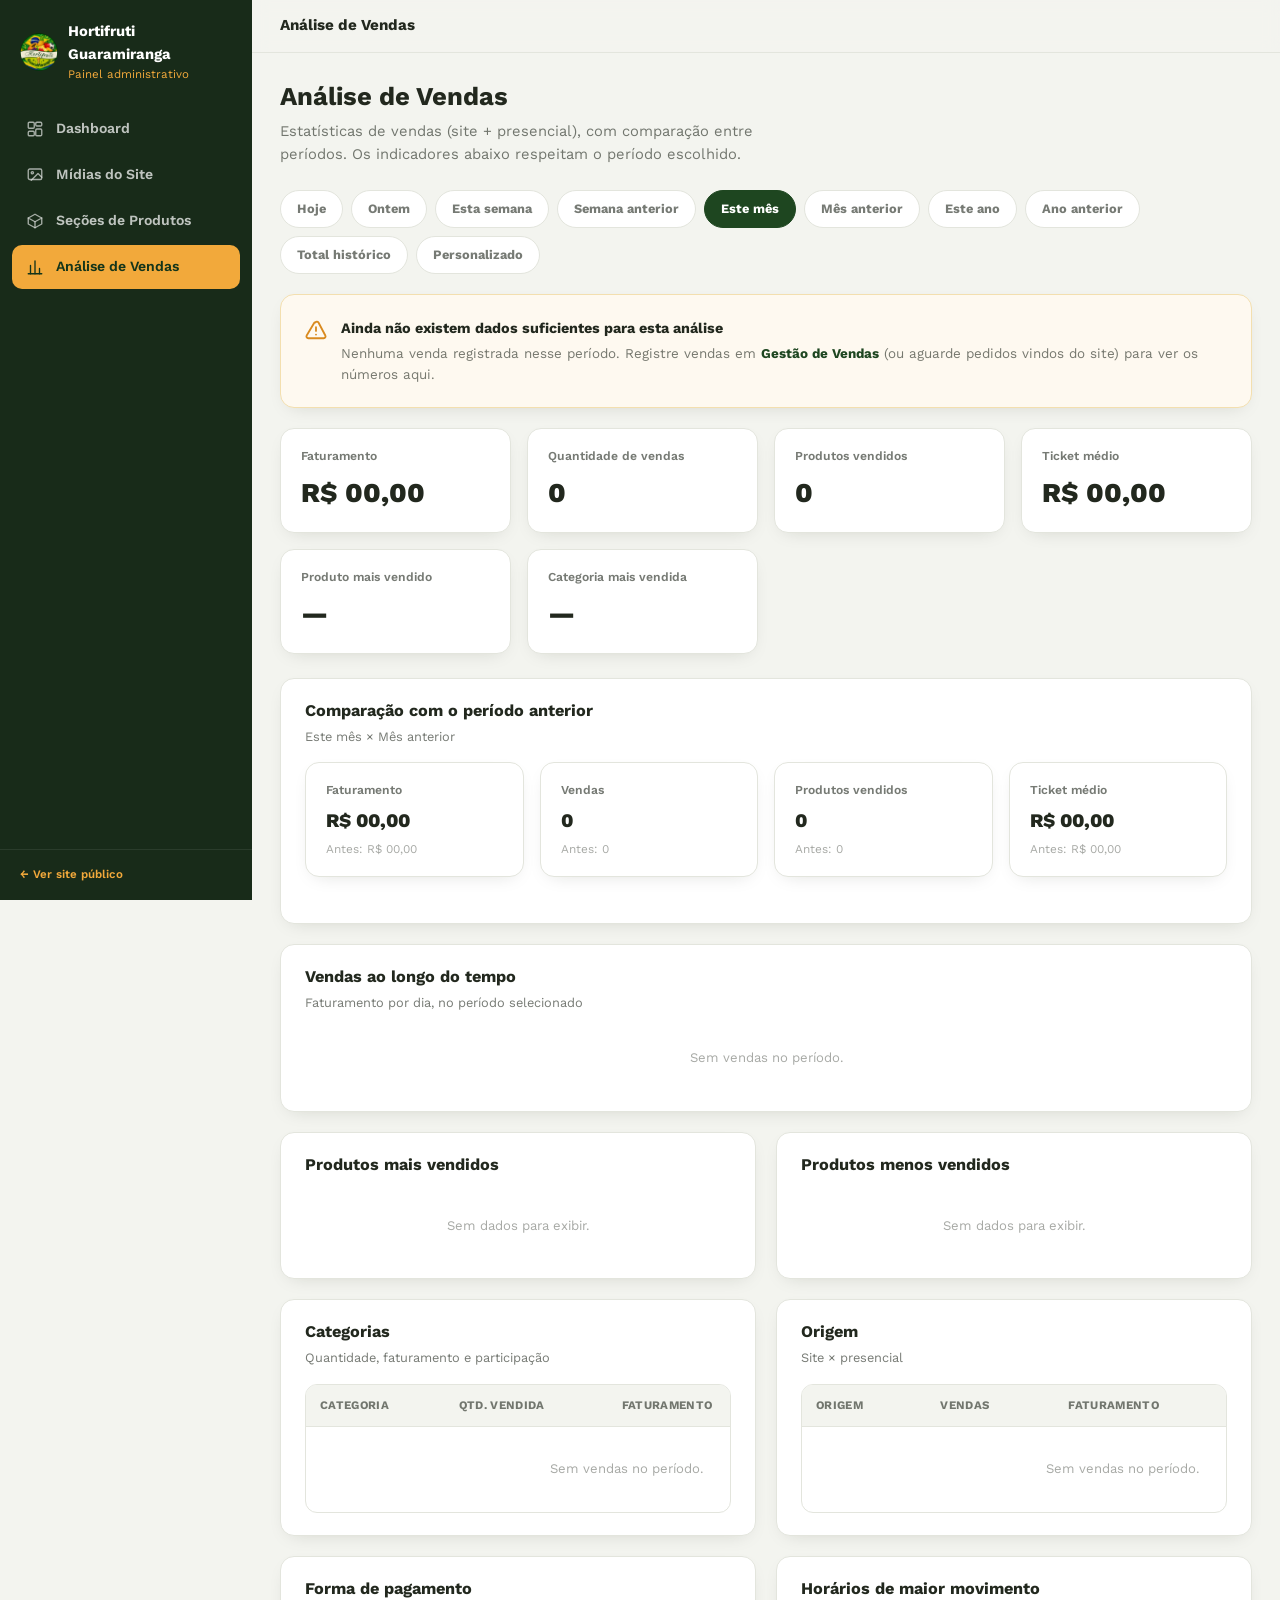
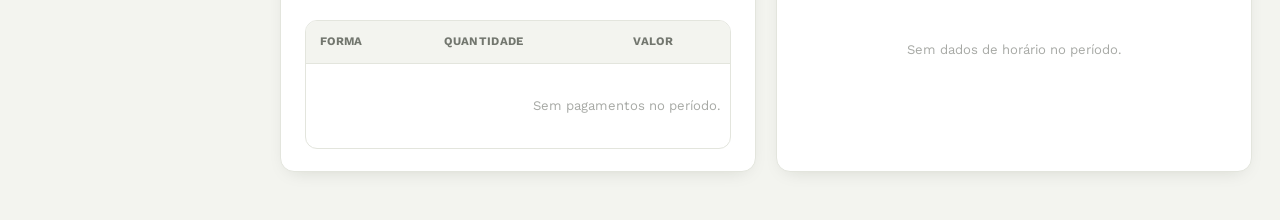
<file: admin/analise-vendas.html>
<!DOCTYPE html>
<html lang="pt-BR">
<head>
<meta charset="UTF-8">
<meta name="viewport" content="width=device-width, initial-scale=1.0">
<title>Análise de Vendas — Painel Hortifruti Guaramiranga</title>
<meta name="robots" content="noindex, nofollow">
<link rel="icon" type="image/png" href="../assets/img/logo-64.png">
<link rel="preconnect" href="https://fonts.googleapis.com">
<link rel="preconnect" href="https://fonts.gstatic.com" crossorigin>
<link href="https://fonts.googleapis.com/css2?family=Work+Sans:ital,wght@0,400;0,500;0,600;0,700;0,800;1,500&display=swap" rel="stylesheet">
<link rel="stylesheet" href="assets/css/admin.css">
</head>
<body>
<a class="skip-link" href="#admContent">Pular para o conteúdo</a>

<div class="adm-shell">
  <div class="adm-sidebar-overlay" id="admSidebarOverlay"></div>
  <aside class="adm-sidebar" id="admSidebar" aria-label="Navegação do painel">
    <div class="adm-sidebar__brand">
      <img src="../assets/img/logo-160.png" alt="">
      <div>
        <strong>Hortifruti Guaramiranga</strong>
        <span>Painel administrativo</span>
      </div>
    </div>
    <nav class="adm-nav">
      <a href="index.html">
        <svg viewBox="0 0 24 24" fill="none" stroke="currentColor" stroke-width="1.8" stroke-linecap="round" stroke-linejoin="round" aria-hidden="true"><rect x="3" y="3" width="8" height="8" rx="1.5"/><rect x="13" y="3" width="8" height="5" rx="1.5"/><rect x="13" y="12" width="8" height="9" rx="1.5"/><rect x="3" y="15" width="8" height="6" rx="1.5"/></svg>
        Dashboard
      </a>
      <a href="midias.html">
        <svg viewBox="0 0 24 24" fill="none" stroke="currentColor" stroke-width="1.8" stroke-linecap="round" stroke-linejoin="round" aria-hidden="true"><rect x="3" y="4" width="18" height="14" rx="2"/><circle cx="8.5" cy="9" r="1.5"/><path d="M21 15l-5-5-9 9"/></svg>
        Mídias do Site
      </a>
      <a href="produtos.html">
        <svg viewBox="0 0 24 24" fill="none" stroke="currentColor" stroke-width="1.8" stroke-linecap="round" stroke-linejoin="round" aria-hidden="true"><path d="M21 8l-9-5-9 5 9 5 9-5Z"/><path d="M3 8v8l9 5 9-5V8"/><path d="M12 13v8"/></svg>
        Seções de Produtos
      </a>
      <a href="vendas.html" class="is-active">
        <svg viewBox="0 0 24 24" fill="none" stroke="currentColor" stroke-width="1.8" stroke-linecap="round" stroke-linejoin="round" aria-hidden="true"><path d="M3 21h18"/><path d="M6 21V10M12 21V4M18 21v-7"/></svg>
        Análise de Vendas
      </a>
    </nav>
    <div class="adm-sidebar__foot">
      <a href="../index.html">← Ver site público</a>
    </div>
  </aside>

  <div class="adm-main">
    <header class="adm-topbar">
      <button type="button" class="adm-toggle" id="admToggle" aria-label="Abrir menu" aria-expanded="false" aria-controls="admSidebar">
        <svg viewBox="0 0 24 24" fill="none" stroke="currentColor" stroke-width="2" stroke-linecap="round"><path d="M4 7h16M4 12h16M4 17h16"/></svg>
      </button>
      <span class="adm-topbar__title">Análise de Vendas</span>
    </header>

    <main class="adm-content" id="admContent">
      <div class="adm-page-head">
        <h1>Análise de Vendas</h1>
        <p>Estatísticas de vendas (site + presencial), com comparação entre períodos. Os indicadores abaixo respeitam o período escolhido.</p>
      </div>

      <div id="periodFilter"></div>
      <div class="adm-panel" id="emptyNotice" style="display:none; gap:14px; align-items:flex-start; background:#FEF9F0; border-color:#F3DFAF;">
        <svg viewBox="0 0 24 24" width="22" height="22" fill="none" stroke="var(--manga-2)" stroke-width="2" stroke-linecap="round" stroke-linejoin="round" style="flex-shrink:0; margin-top:2px;" aria-hidden="true"><path d="M12 9v4M12 17h.01"/><path d="M10.3 3.86 1.82 18a2 2 0 0 0 1.71 3h16.94a2 2 0 0 0 1.71-3L14.7 3.86a2 2 0 0 0-3.4 0Z"/></svg>
        <div>
          <strong style="font-size:.9rem;">Ainda não existem dados suficientes para esta análise</strong>
          <p style="margin:4px 0 0; font-size:.84rem; color:var(--adm-text-60);">Nenhuma venda registrada nesse período. Registre vendas em <a href="gestao-vendas.html" style="color:var(--mata); font-weight:700;">Gestão de Vendas</a> (ou aguarde pedidos vindos do site) para ver os números aqui.</p>
        </div>
      </div>

      <div class="adm-cards" id="cardsIndicadores"></div>

      <section class="adm-panel">
        <div class="adm-panel__head"><div><h2>Comparação com o período anterior</h2><p id="compDesc"></p></div></div>
        <div id="comparacao"></div>
      </section>

      <section class="adm-panel">
        <div class="adm-panel__head"><div><h2>Vendas ao longo do tempo</h2><p>Faturamento por dia, no período selecionado</p></div></div>
        <div id="chartTempo"></div>
      </section>

      <div class="adm-grid-2">
        <section class="adm-panel">
          <div class="adm-panel__head"><div><h2>Produtos mais vendidos</h2></div></div>
          <div id="chartTopProdutos"></div>
        </section>
        <section class="adm-panel">
          <div class="adm-panel__head"><div><h2>Produtos menos vendidos</h2></div></div>
          <div id="chartBottomProdutos"></div>
        </section>
      </div>

      <div class="adm-grid-2">
        <section class="adm-panel">
          <div class="adm-panel__head"><div><h2>Categorias</h2><p>Quantidade, faturamento e participação</p></div></div>
          <div class="adm-table-wrap"><table class="adm-table"><thead><tr><th>Categoria</th><th>Qtd. vendida</th><th>Faturamento</th><th>Participação</th></tr></thead><tbody id="tabCategorias"></tbody></table></div>
        </section>
        <section class="adm-panel">
          <div class="adm-panel__head"><div><h2>Origem</h2><p>Site × presencial</p></div></div>
          <div class="adm-table-wrap"><table class="adm-table"><thead><tr><th>Origem</th><th>Vendas</th><th>Faturamento</th><th>Ticket médio</th></tr></thead><tbody id="tabOrigem"></tbody></table></div>
        </section>
      </div>

      <div class="adm-grid-2">
        <section class="adm-panel">
          <div class="adm-panel__head"><div><h2>Forma de pagamento</h2></div></div>
          <div class="adm-table-wrap"><table class="adm-table"><thead><tr><th>Forma</th><th>Quantidade</th><th>Valor</th><th>Participação</th></tr></thead><tbody id="tabPagamento"></tbody></table></div>
        </section>
        <section class="adm-panel">
          <div class="adm-panel__head"><div><h2>Horários de maior movimento</h2></div></div>
          <div id="chartHorarios"></div>
        </section>
      </div>
    </main>
  </div>
</div>

<script src="../shared/core/store.js"></script>
<script src="../shared/services/productsService.js"></script>
<script src="../shared/services/inventoryService.js"></script>
<script src="../shared/services/salesService.js"></script>
<script src="../shared/services/paymentsService.js"></script>
<script src="../shared/services/cashService.js"></script>
<script src="../shared/services/analyticsService.js"></script>
<script src="../shared/services/reviewsService.js"></script>
<script src="../shared/services/mediaService.js"></script>
<script src="assets/js/admin-ui.js"></script>
<script src="assets/js/analise-vendas.js"></script>
</body>
</html>
</file>
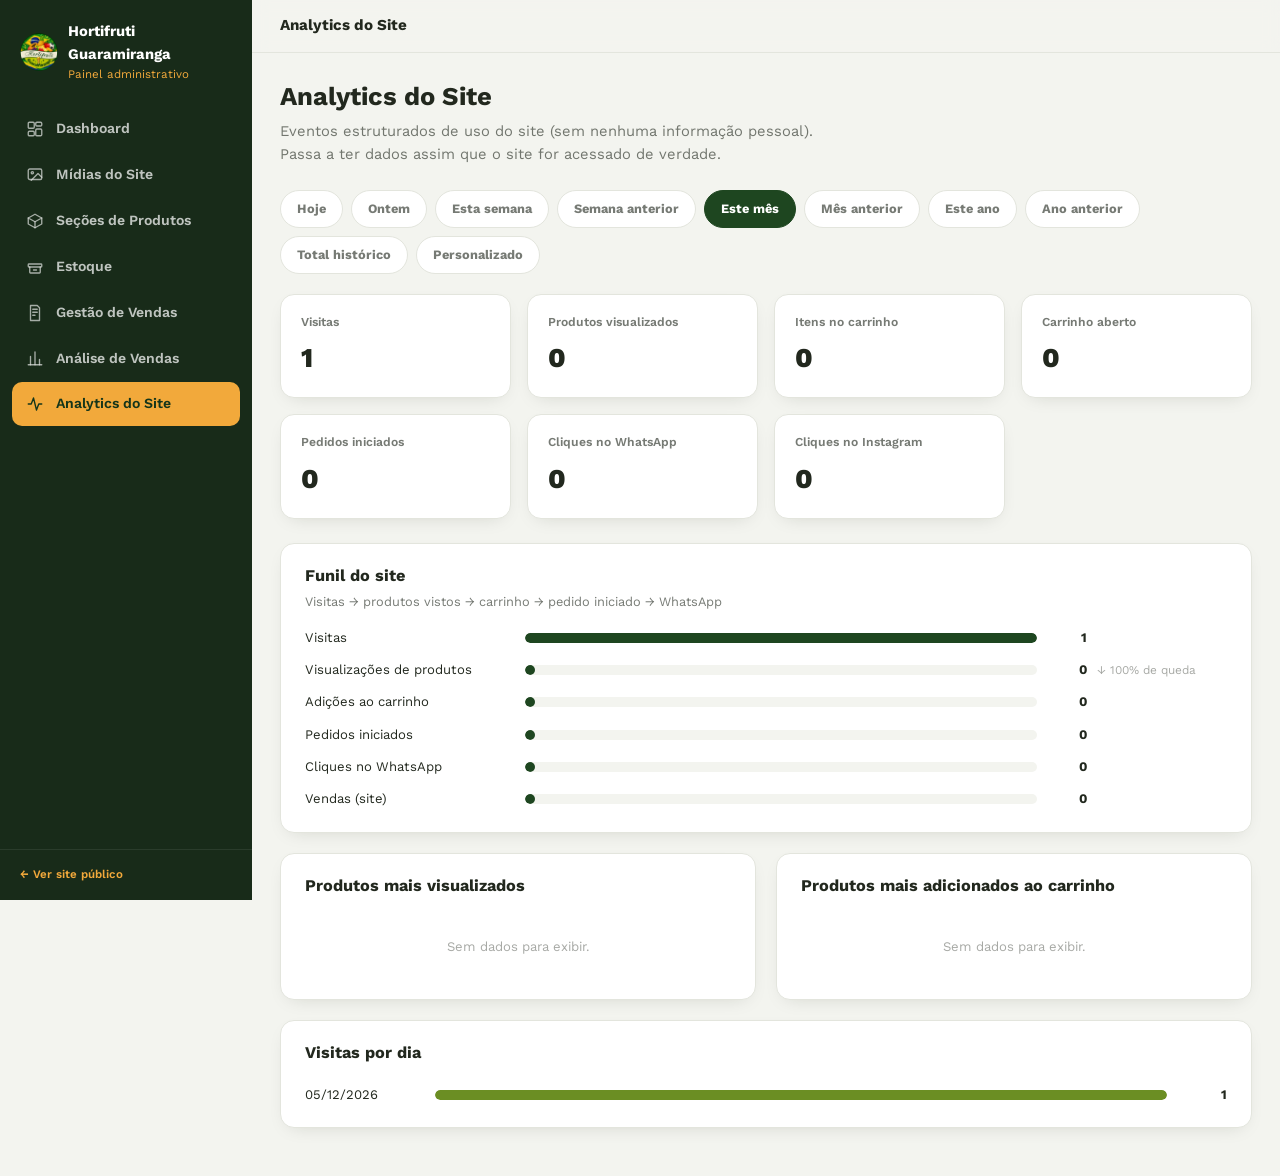
<file: admin/analytics.html>
<!DOCTYPE html>
<html lang="pt-BR">
<head>
<meta charset="UTF-8">
<meta name="viewport" content="width=device-width, initial-scale=1.0">
<title>Analytics do Site — Painel Hortifruti Guaramiranga</title>
<meta name="robots" content="noindex, nofollow">
<link rel="icon" type="image/png" href="../assets/img/logo-64.png">
<link rel="preconnect" href="https://fonts.googleapis.com">
<link rel="preconnect" href="https://fonts.gstatic.com" crossorigin>
<link href="https://fonts.googleapis.com/css2?family=Work+Sans:ital,wght@0,400;0,500;0,600;0,700;0,800;1,500&display=swap" rel="stylesheet">
<link rel="stylesheet" href="assets/css/admin.css">
</head>
<body>
<a class="skip-link" href="#admContent">Pular para o conteúdo</a>

<div class="adm-shell">
  <div class="adm-sidebar-overlay" id="admSidebarOverlay"></div>
  <aside class="adm-sidebar" id="admSidebar" aria-label="Navegação do painel">
    <div class="adm-sidebar__brand">
      <img src="../assets/img/logo-160.png" alt="">
      <div>
        <strong>Hortifruti Guaramiranga</strong>
        <span>Painel administrativo</span>
      </div>
    </div>
    <nav class="adm-nav">
      <a href="index.html">
        <svg viewBox="0 0 24 24" fill="none" stroke="currentColor" stroke-width="1.8" stroke-linecap="round" stroke-linejoin="round" aria-hidden="true"><rect x="3" y="3" width="8" height="8" rx="1.5"/><rect x="13" y="3" width="8" height="5" rx="1.5"/><rect x="13" y="12" width="8" height="9" rx="1.5"/><rect x="3" y="15" width="8" height="6" rx="1.5"/></svg>
        Dashboard
      </a>
      <a href="midias.html">
        <svg viewBox="0 0 24 24" fill="none" stroke="currentColor" stroke-width="1.8" stroke-linecap="round" stroke-linejoin="round" aria-hidden="true"><rect x="3" y="4" width="18" height="14" rx="2"/><circle cx="8.5" cy="9" r="1.5"/><path d="M21 15l-5-5-9 9"/></svg>
        Mídias do Site
      </a>
      <a href="produtos.html">
        <svg viewBox="0 0 24 24" fill="none" stroke="currentColor" stroke-width="1.8" stroke-linecap="round" stroke-linejoin="round" aria-hidden="true"><path d="M21 8l-9-5-9 5 9 5 9-5Z"/><path d="M3 8v8l9 5 9-5V8"/><path d="M12 13v8"/></svg>
        Seções de Produtos
      </a>
      <a href="estoque.html">
        <svg viewBox="0 0 24 24" fill="none" stroke="currentColor" stroke-width="1.8" stroke-linecap="round" stroke-linejoin="round" aria-hidden="true"><rect x="3" y="8" width="18" height="4" rx="1"/><path d="M5 12v7a1 1 0 0 0 1 1h12a1 1 0 0 0 1-1v-7"/><path d="M10 16h4"/></svg>
        Estoque
      </a>
      <a href="gestao-vendas.html">
        <svg viewBox="0 0 24 24" fill="none" stroke="currentColor" stroke-width="1.8" stroke-linecap="round" stroke-linejoin="round" aria-hidden="true"><path d="M6 2h9l3 3v17H6z"/><path d="M9 7h6M9 11h6M9 15h3"/></svg>
        Gestão de Vendas
      </a>
      <a href="analise-vendas.html">
        <svg viewBox="0 0 24 24" fill="none" stroke="currentColor" stroke-width="1.8" stroke-linecap="round" stroke-linejoin="round" aria-hidden="true"><path d="M3 21h18"/><path d="M6 21V10M12 21V4M18 21v-7"/></svg>
        Análise de Vendas
      </a>
      <a href="analytics.html" class="is-active">
        <svg viewBox="0 0 24 24" fill="none" stroke="currentColor" stroke-width="1.8" stroke-linecap="round" stroke-linejoin="round" aria-hidden="true"><path d="M3 12h4l3-8 4 16 3-8h4"/></svg>
        Analytics do Site
      </a>
    </nav>
    <div class="adm-sidebar__foot">
      <a href="../index.html">← Ver site público</a>
    </div>
  </aside>

  <div class="adm-main">
    <header class="adm-topbar">
      <button type="button" class="adm-toggle" id="admToggle" aria-label="Abrir menu" aria-expanded="false" aria-controls="admSidebar">
        <svg viewBox="0 0 24 24" fill="none" stroke="currentColor" stroke-width="2" stroke-linecap="round"><path d="M4 7h16M4 12h16M4 17h16"/></svg>
      </button>
      <span class="adm-topbar__title">Analytics do Site</span>
    </header>

    <main class="adm-content" id="admContent">
      <div class="adm-page-head">
        <h1>Analytics do Site</h1>
        <p>Eventos estruturados de uso do site (sem nenhuma informação pessoal). Passa a ter dados assim que o site for acessado de verdade.</p>
      </div>

      <div id="periodFilter"></div>
      <div class="adm-panel" id="emptyNotice" style="display:none; gap:14px; align-items:flex-start; background:#FEF9F0; border-color:#F3DFAF;">
        <svg viewBox="0 0 24 24" width="22" height="22" fill="none" stroke="var(--manga-2)" stroke-width="2" stroke-linecap="round" stroke-linejoin="round" style="flex-shrink:0; margin-top:2px;" aria-hidden="true"><path d="M12 9v4M12 17h.01"/><path d="M10.3 3.86 1.82 18a2 2 0 0 0 1.71 3h16.94a2 2 0 0 0 1.71-3L14.7 3.86a2 2 0 0 0-3.4 0Z"/></svg>
        <div>
          <strong style="font-size:.9rem;">Ainda não existem dados suficientes para esta análise</strong>
          <p style="margin:4px 0 0; font-size:.84rem; color:var(--adm-text-60);">Nenhum evento registrado nesse período. Os eventos são gerados automaticamente conforme o site público é visitado (visitas, produtos vistos, carrinho, cliques de WhatsApp/Instagram).</p>
        </div>
      </div>

      <div class="adm-cards" id="cardsAnalytics"></div>

      <section class="adm-panel">
        <div class="adm-panel__head"><div><h2>Funil do site</h2><p>Visitas → produtos vistos → carrinho → pedido iniciado → WhatsApp</p></div></div>
        <div id="funil"></div>
      </section>

      <div class="adm-grid-2">
        <section class="adm-panel">
          <div class="adm-panel__head"><div><h2>Produtos mais visualizados</h2></div></div>
          <div id="chartMaisVistos"></div>
        </section>
        <section class="adm-panel">
          <div class="adm-panel__head"><div><h2>Produtos mais adicionados ao carrinho</h2></div></div>
          <div id="chartMaisCarrinho"></div>
        </section>
      </div>

      <section class="adm-panel">
        <div class="adm-panel__head"><div><h2>Visitas por dia</h2></div></div>
        <div id="chartVisitasDia"></div>
      </section>
    </main>
  </div>
</div>

<script src="../shared/core/store.js"></script>
<script src="../shared/services/productsService.js"></script>
<script src="../shared/services/inventoryService.js"></script>
<script src="../shared/services/salesService.js"></script>
<script src="../shared/services/paymentsService.js"></script>
<script src="../shared/services/cashService.js"></script>
<script src="../shared/services/analyticsService.js"></script>
<script src="../shared/services/reviewsService.js"></script>
<script src="../shared/services/mediaService.js"></script>
<script src="assets/js/admin-ui.js"></script>
<script src="assets/js/analytics.js"></script>
</body>
</html>
</file>
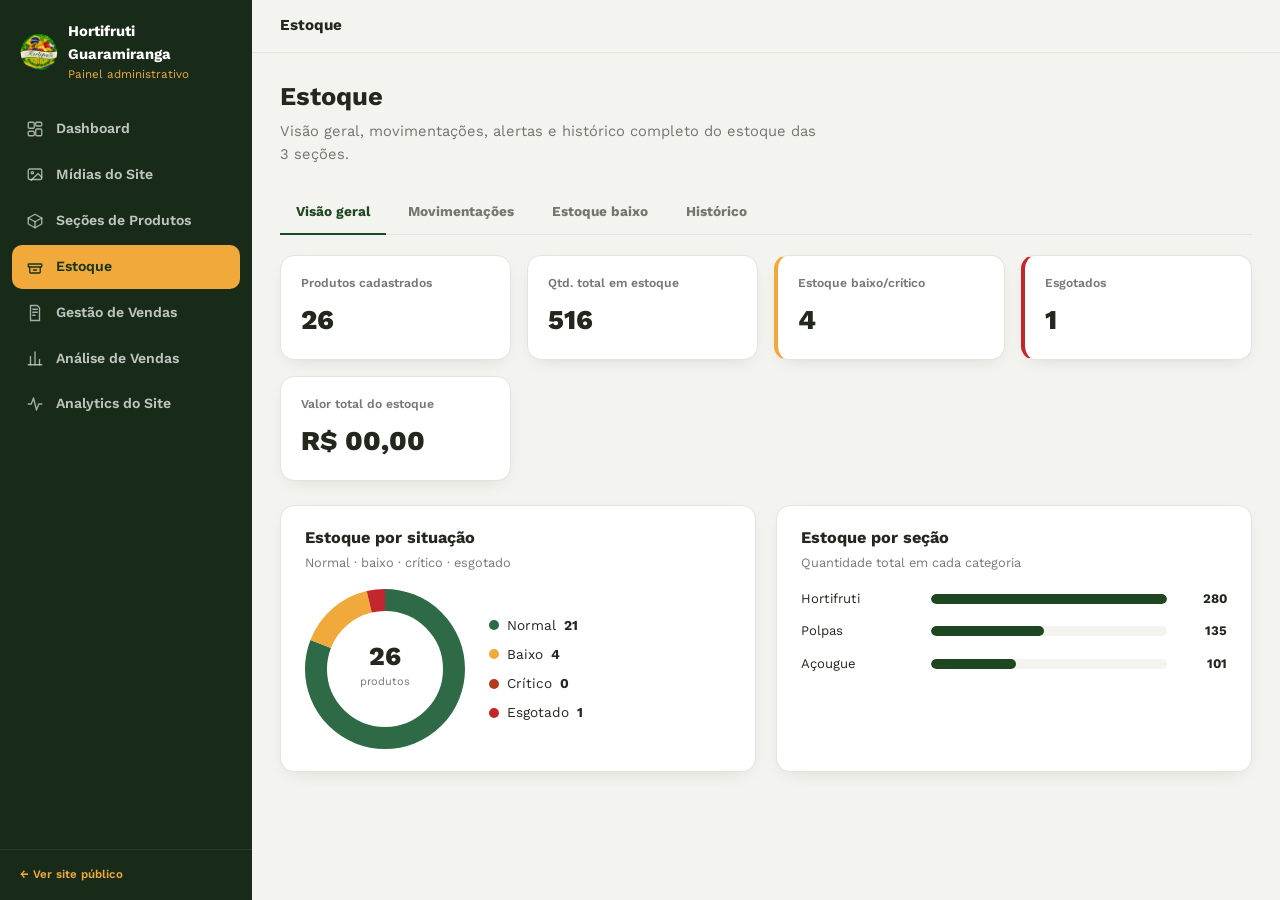
<file: admin/estoque.html>
<!DOCTYPE html>
<html lang="pt-BR">
<head>
<meta charset="UTF-8">
<meta name="viewport" content="width=device-width, initial-scale=1.0">
<title>Estoque — Painel Hortifruti Guaramiranga</title>
<meta name="robots" content="noindex, nofollow">
<link rel="icon" type="image/png" href="../assets/img/logo-64.png">
<link rel="preconnect" href="https://fonts.googleapis.com">
<link rel="preconnect" href="https://fonts.gstatic.com" crossorigin>
<link href="https://fonts.googleapis.com/css2?family=Work+Sans:ital,wght@0,400;0,500;0,600;0,700;0,800;1,500&display=swap" rel="stylesheet">
<link rel="stylesheet" href="assets/css/admin.css">
</head>
<body>
<a class="skip-link" href="#admContent">Pular para o conteúdo</a>

<div class="adm-shell">
  <div class="adm-sidebar-overlay" id="admSidebarOverlay"></div>
  <aside class="adm-sidebar" id="admSidebar" aria-label="Navegação do painel">
    <div class="adm-sidebar__brand">
      <img src="../assets/img/logo-160.png" alt="">
      <div>
        <strong>Hortifruti Guaramiranga</strong>
        <span>Painel administrativo</span>
      </div>
    </div>
    <nav class="adm-nav">
      <a href="index.html">
        <svg viewBox="0 0 24 24" fill="none" stroke="currentColor" stroke-width="1.8" stroke-linecap="round" stroke-linejoin="round" aria-hidden="true"><rect x="3" y="3" width="8" height="8" rx="1.5"/><rect x="13" y="3" width="8" height="5" rx="1.5"/><rect x="13" y="12" width="8" height="9" rx="1.5"/><rect x="3" y="15" width="8" height="6" rx="1.5"/></svg>
        Dashboard
      </a>
      <a href="midias.html">
        <svg viewBox="0 0 24 24" fill="none" stroke="currentColor" stroke-width="1.8" stroke-linecap="round" stroke-linejoin="round" aria-hidden="true"><rect x="3" y="4" width="18" height="14" rx="2"/><circle cx="8.5" cy="9" r="1.5"/><path d="M21 15l-5-5-9 9"/></svg>
        Mídias do Site
      </a>
      <a href="produtos.html">
        <svg viewBox="0 0 24 24" fill="none" stroke="currentColor" stroke-width="1.8" stroke-linecap="round" stroke-linejoin="round" aria-hidden="true"><path d="M21 8l-9-5-9 5 9 5 9-5Z"/><path d="M3 8v8l9 5 9-5V8"/><path d="M12 13v8"/></svg>
        Seções de Produtos
      </a>
      <a href="estoque.html" class="is-active">
        <svg viewBox="0 0 24 24" fill="none" stroke="currentColor" stroke-width="1.8" stroke-linecap="round" stroke-linejoin="round" aria-hidden="true"><rect x="3" y="8" width="18" height="4" rx="1"/><path d="M5 12v7a1 1 0 0 0 1 1h12a1 1 0 0 0 1-1v-7"/><path d="M10 16h4"/></svg>
        Estoque
      </a>
      <a href="gestao-vendas.html">
        <svg viewBox="0 0 24 24" fill="none" stroke="currentColor" stroke-width="1.8" stroke-linecap="round" stroke-linejoin="round" aria-hidden="true"><path d="M6 2h9l3 3v17H6z"/><path d="M9 7h6M9 11h6M9 15h3"/></svg>
        Gestão de Vendas
      </a>
      <a href="analise-vendas.html">
        <svg viewBox="0 0 24 24" fill="none" stroke="currentColor" stroke-width="1.8" stroke-linecap="round" stroke-linejoin="round" aria-hidden="true"><path d="M3 21h18"/><path d="M6 21V10M12 21V4M18 21v-7"/></svg>
        Análise de Vendas
      </a>
      <a href="analytics.html">
        <svg viewBox="0 0 24 24" fill="none" stroke="currentColor" stroke-width="1.8" stroke-linecap="round" stroke-linejoin="round" aria-hidden="true"><path d="M3 12h4l3-8 4 16 3-8h4"/></svg>
        Analytics do Site
      </a>
    </nav>
    <div class="adm-sidebar__foot">
      <a href="../index.html">← Ver site público</a>
    </div>
  </aside>

  <div class="adm-main">
    <header class="adm-topbar">
      <button type="button" class="adm-toggle" id="admToggle" aria-label="Abrir menu" aria-expanded="false" aria-controls="admSidebar">
        <svg viewBox="0 0 24 24" fill="none" stroke="currentColor" stroke-width="2" stroke-linecap="round"><path d="M4 7h16M4 12h16M4 17h16"/></svg>
      </button>
      <span class="adm-topbar__title">Estoque</span>
    </header>

    <main class="adm-content" id="admContent">
      <div class="adm-page-head">
        <h1>Estoque</h1>
        <p>Visão geral, movimentações, alertas e histórico completo do estoque das 3 seções.</p>
      </div>

      <div class="adm-tabs" role="tablist">
        <button type="button" role="tab" data-tab="visao" class="is-active" aria-selected="true">Visão geral</button>
        <button type="button" role="tab" data-tab="mov" aria-selected="false">Movimentações</button>
        <button type="button" role="tab" data-tab="baixo" aria-selected="false">Estoque baixo</button>
        <button type="button" role="tab" data-tab="hist" aria-selected="false">Histórico</button>
      </div>

      <!-- ===== Visão geral ===== -->
      <div class="adm-tabpanel" id="tab-visao">
        <div class="adm-cards" id="cardsVisao"></div>
        <div class="adm-grid-2">
          <section class="adm-panel">
            <div class="adm-panel__head"><div><h2>Estoque por situação</h2><p>Normal · baixo · crítico · esgotado</p></div></div>
            <div id="donutVisao"></div>
          </section>
          <section class="adm-panel">
            <div class="adm-panel__head"><div><h2>Estoque por seção</h2><p>Quantidade total em cada categoria</p></div></div>
            <div id="barsSecao"></div>
          </section>
        </div>
      </div>

      <!-- ===== Movimentações ===== -->
      <div class="adm-tabpanel" id="tab-mov" hidden>
        <section class="adm-panel">
          <h2>Registrar movimentação</h2>
          <p style="font-size:.82rem; color:var(--adm-text-60); margin-top:-8px;">Vale para qualquer produto, de qualquer seção.</p>
          <form class="adm-form" id="movForm" novalidate>
            <div class="adm-field">
              <label for="movProduto">Produto</label>
              <select id="movProduto" required></select>
            </div>
            <div class="adm-field">
              <label for="movTipo">Tipo de movimentação</label>
              <select id="movTipo"></select>
            </div>
            <div class="adm-field">
              <label for="movQty">Quantidade</label>
              <input type="number" id="movQty" min="1" step="1" required>
            </div>
            <div class="adm-field">
              <label for="movOrigem">Origem</label>
              <select id="movOrigem">
                <option value="administrativo">Administrativo</option>
                <option value="presencial">Presencial</option>
                <option value="site">Site</option>
                <option value="outro">Outro</option>
              </select>
            </div>
            <div class="adm-field">
              <label for="movNote">Observação <span class="adm-hint">(opcional)</span></label>
              <input type="text" id="movNote" placeholder="Ex.: recebido do fornecedor X">
            </div>
            <p class="adm-form-error" id="movError" hidden></p>
            <div class="adm-form__actions">
              <button type="submit" class="adm-btn adm-btn--primary">Registrar movimentação</button>
            </div>
          </form>
        </section>

        <section class="adm-panel">
          <h2>Últimas movimentações</h2>
          <div class="adm-table-wrap">
            <table class="adm-table">
              <thead><tr><th>Data</th><th>Produto</th><th>Tipo</th><th>Quantidade</th><th>Origem</th><th>Observação</th></tr></thead>
              <tbody id="movRecentBody"></tbody>
            </table>
          </div>
        </section>
      </div>

      <!-- ===== Estoque baixo ===== -->
      <div class="adm-tabpanel" id="tab-baixo" hidden>
        <section class="adm-panel">
          <div class="adm-panel__head"><div><h2>Produtos que precisam de reposição</h2><p>🟠 baixo · 🔴 crítico · ⚫ esgotado</p></div></div>
          <div class="adm-table-wrap">
            <table class="adm-table">
              <thead><tr><th>Produto</th><th>Seção</th><th>Estoque atual</th><th>Estoque mínimo</th><th>Necessário p/ repor</th><th>Situação</th><th></th></tr></thead>
              <tbody id="baixoBody"></tbody>
            </table>
          </div>
          <p class="adm-empty-inline" id="baixoEmpty" hidden>Nenhum produto abaixo do estoque mínimo no momento.</p>
        </section>
      </div>

      <!-- ===== Histórico ===== -->
      <div class="adm-tabpanel" id="tab-hist" hidden>
        <section class="adm-panel">
          <div id="histPeriodFilter"></div>
          <div class="adm-form" style="max-width:none; flex-direction:row; flex-wrap:wrap; gap:14px; margin-top:4px;">
            <div class="adm-field" style="max-width:220px;"><label for="histCategoria">Categoria</label>
              <select id="histCategoria"><option value="">Todas</option></select>
            </div>
            <div class="adm-field" style="max-width:220px;"><label for="histProduto">Produto</label>
              <select id="histProduto"><option value="">Todos</option></select>
            </div>
            <div class="adm-field" style="max-width:220px;"><label for="histTipo">Tipo</label>
              <select id="histTipo"><option value="">Todos</option></select>
            </div>
            <div class="adm-field" style="max-width:220px;"><label for="histOrigem">Origem</label>
              <select id="histOrigem"><option value="">Todas</option></select>
            </div>
          </div>
          <div class="adm-table-wrap" style="margin-top:16px;">
            <table class="adm-table">
              <thead><tr><th>Data</th><th>Produto</th><th>Categoria</th><th>Tipo</th><th>Quantidade</th><th>Origem</th><th>Observação</th></tr></thead>
              <tbody id="histBody"></tbody>
            </table>
          </div>
          <p class="adm-empty-inline" id="histEmpty" hidden>Nenhuma movimentação encontrada com esses filtros.</p>
        </section>
      </div>
    </main>
  </div>
</div>

<script src="../shared/core/store.js"></script>
<script src="../shared/services/productsService.js"></script>
<script src="../shared/services/inventoryService.js"></script>
<script src="../shared/services/salesService.js"></script>
<script src="../shared/services/paymentsService.js"></script>
<script src="../shared/services/cashService.js"></script>
<script src="../shared/services/analyticsService.js"></script>
<script src="../shared/services/reviewsService.js"></script>
<script src="../shared/services/mediaService.js"></script>
<script src="assets/js/admin-ui.js"></script>
<script src="assets/js/estoque.js"></script>
</body>
</html>
</file>
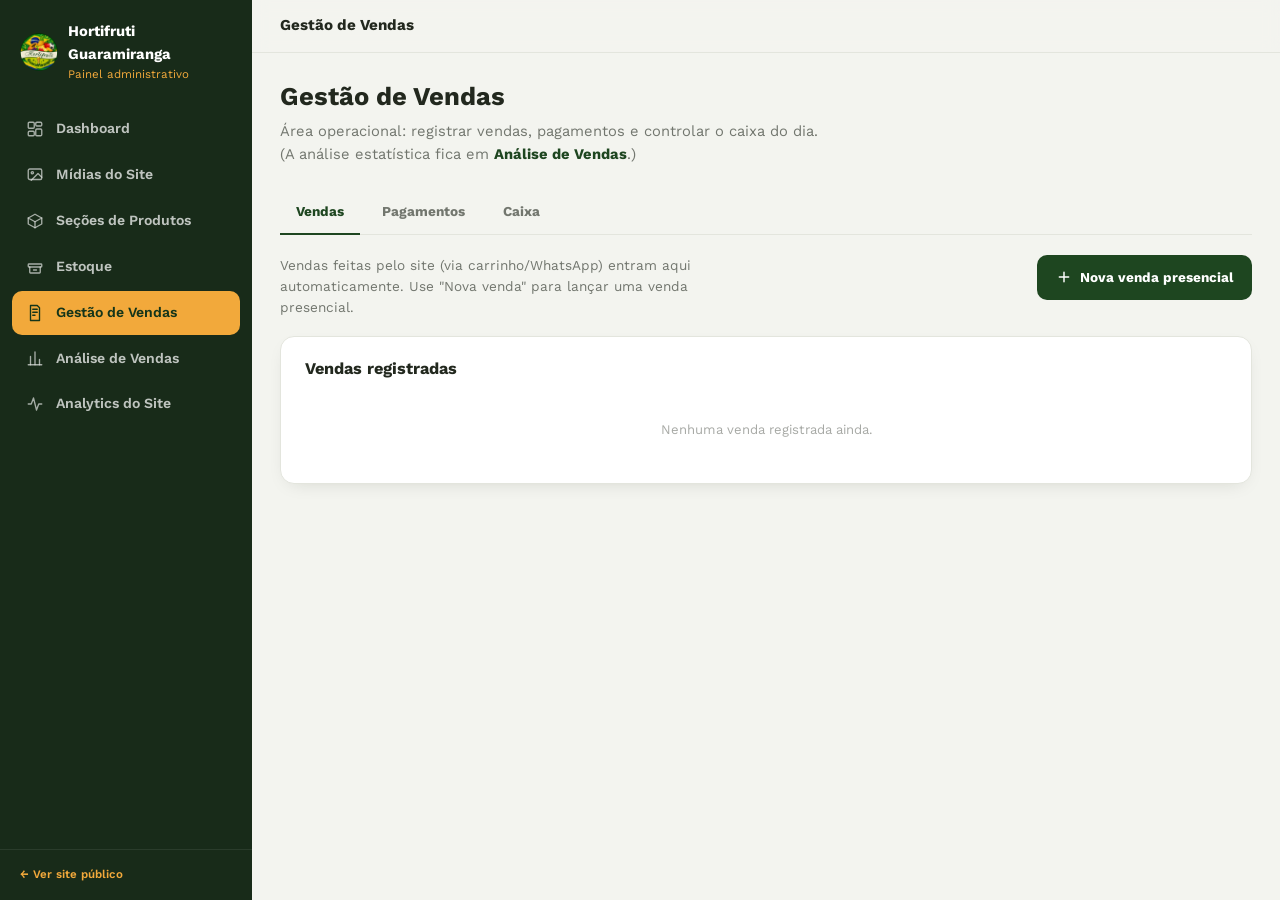
<file: admin/gestao-vendas.html>
<!DOCTYPE html>
<html lang="pt-BR">
<head>
<meta charset="UTF-8">
<meta name="viewport" content="width=device-width, initial-scale=1.0">
<title>Gestão de Vendas — Painel Hortifruti Guaramiranga</title>
<meta name="robots" content="noindex, nofollow">
<link rel="icon" type="image/png" href="../assets/img/logo-64.png">
<link rel="preconnect" href="https://fonts.googleapis.com">
<link rel="preconnect" href="https://fonts.gstatic.com" crossorigin>
<link href="https://fonts.googleapis.com/css2?family=Work+Sans:ital,wght@0,400;0,500;0,600;0,700;0,800;1,500&display=swap" rel="stylesheet">
<link rel="stylesheet" href="assets/css/admin.css">
</head>
<body>
<a class="skip-link" href="#admContent">Pular para o conteúdo</a>

<div class="adm-shell">
  <div class="adm-sidebar-overlay" id="admSidebarOverlay"></div>
  <aside class="adm-sidebar" id="admSidebar" aria-label="Navegação do painel">
    <div class="adm-sidebar__brand">
      <img src="../assets/img/logo-160.png" alt="">
      <div>
        <strong>Hortifruti Guaramiranga</strong>
        <span>Painel administrativo</span>
      </div>
    </div>
    <nav class="adm-nav">
      <a href="index.html">
        <svg viewBox="0 0 24 24" fill="none" stroke="currentColor" stroke-width="1.8" stroke-linecap="round" stroke-linejoin="round" aria-hidden="true"><rect x="3" y="3" width="8" height="8" rx="1.5"/><rect x="13" y="3" width="8" height="5" rx="1.5"/><rect x="13" y="12" width="8" height="9" rx="1.5"/><rect x="3" y="15" width="8" height="6" rx="1.5"/></svg>
        Dashboard
      </a>
      <a href="midias.html">
        <svg viewBox="0 0 24 24" fill="none" stroke="currentColor" stroke-width="1.8" stroke-linecap="round" stroke-linejoin="round" aria-hidden="true"><rect x="3" y="4" width="18" height="14" rx="2"/><circle cx="8.5" cy="9" r="1.5"/><path d="M21 15l-5-5-9 9"/></svg>
        Mídias do Site
      </a>
      <a href="produtos.html">
        <svg viewBox="0 0 24 24" fill="none" stroke="currentColor" stroke-width="1.8" stroke-linecap="round" stroke-linejoin="round" aria-hidden="true"><path d="M21 8l-9-5-9 5 9 5 9-5Z"/><path d="M3 8v8l9 5 9-5V8"/><path d="M12 13v8"/></svg>
        Seções de Produtos
      </a>
      <a href="estoque.html">
        <svg viewBox="0 0 24 24" fill="none" stroke="currentColor" stroke-width="1.8" stroke-linecap="round" stroke-linejoin="round" aria-hidden="true"><rect x="3" y="8" width="18" height="4" rx="1"/><path d="M5 12v7a1 1 0 0 0 1 1h12a1 1 0 0 0 1-1v-7"/><path d="M10 16h4"/></svg>
        Estoque
      </a>
      <a href="gestao-vendas.html" class="is-active">
        <svg viewBox="0 0 24 24" fill="none" stroke="currentColor" stroke-width="1.8" stroke-linecap="round" stroke-linejoin="round" aria-hidden="true"><path d="M6 2h9l3 3v17H6z"/><path d="M9 7h6M9 11h6M9 15h3"/></svg>
        Gestão de Vendas
      </a>
      <a href="analise-vendas.html">
        <svg viewBox="0 0 24 24" fill="none" stroke="currentColor" stroke-width="1.8" stroke-linecap="round" stroke-linejoin="round" aria-hidden="true"><path d="M3 21h18"/><path d="M6 21V10M12 21V4M18 21v-7"/></svg>
        Análise de Vendas
      </a>
      <a href="analytics.html">
        <svg viewBox="0 0 24 24" fill="none" stroke="currentColor" stroke-width="1.8" stroke-linecap="round" stroke-linejoin="round" aria-hidden="true"><path d="M3 12h4l3-8 4 16 3-8h4"/></svg>
        Analytics do Site
      </a>
    </nav>
    <div class="adm-sidebar__foot">
      <a href="../index.html">← Ver site público</a>
    </div>
  </aside>

  <div class="adm-main">
    <header class="adm-topbar">
      <button type="button" class="adm-toggle" id="admToggle" aria-label="Abrir menu" aria-expanded="false" aria-controls="admSidebar">
        <svg viewBox="0 0 24 24" fill="none" stroke="currentColor" stroke-width="2" stroke-linecap="round"><path d="M4 7h16M4 12h16M4 17h16"/></svg>
      </button>
      <span class="adm-topbar__title">Gestão de Vendas</span>
    </header>

    <main class="adm-content" id="admContent">
      <div class="adm-page-head">
        <h1>Gestão de Vendas</h1>
        <p>Área operacional: registrar vendas, pagamentos e controlar o caixa do dia. (A análise estatística fica em <a href="analise-vendas.html" style="color:var(--mata); font-weight:700;">Análise de Vendas</a>.)</p>
      </div>

      <div class="adm-tabs" role="tablist">
        <button type="button" role="tab" data-tab="vendas" class="is-active" aria-selected="true">Vendas</button>
        <button type="button" role="tab" data-tab="pagamentos" aria-selected="false">Pagamentos</button>
        <button type="button" role="tab" data-tab="caixa" aria-selected="false">Caixa</button>
      </div>

      <!-- ===== Vendas ===== -->
      <div class="adm-tabpanel" id="tab-vendas">
        <div class="adm-page-head__row" style="margin-bottom:18px;">
          <p style="font-size:.85rem; color:var(--adm-text-60); margin:0; max-width:56ch;">Vendas feitas pelo site (via carrinho/WhatsApp) entram aqui automaticamente. Use "Nova venda" para lançar uma venda presencial.</p>
          <button type="button" class="adm-btn adm-btn--primary" id="btnNovaVenda">
            <svg viewBox="0 0 24 24" fill="none" stroke="currentColor" stroke-width="2.2" stroke-linecap="round" aria-hidden="true"><path d="M12 5v14M5 12h14"/></svg>
            Nova venda presencial
          </button>
        </div>

        <section class="adm-panel" id="vendaFormPanel" hidden>
          <h2>Nova venda presencial</h2>
          <form class="adm-form" id="vendaForm" novalidate style="max-width:520px;">
            <div class="adm-field">
              <label for="vdProduto">Produto</label>
              <select id="vdProduto"></select>
            </div>
            <div class="adm-field">
              <label for="vdQty">Quantidade</label>
              <div class="adm-field-row-inline">
                <input type="number" id="vdQty" min="1" step="1" value="1" style="max-width:120px;">
                <button type="button" class="adm-btn adm-btn--ghost adm-btn--sm" id="vdAddItem">+ Adicionar item</button>
              </div>
            </div>
            <div class="adm-field">
              <label>Itens da venda</label>
              <div id="vdItems" style="display:flex; flex-direction:column; gap:8px;"></div>
              <p class="adm-empty-inline" id="vdItemsEmpty" style="padding:12px 0;">Nenhum item adicionado ainda.</p>
            </div>
            <div class="adm-field">
              <label for="vdPagamento">Forma de pagamento</label>
              <select id="vdPagamento"></select>
            </div>
            <div class="adm-field" id="vdDinheiroBlock" hidden>
              <label for="vdRecebido">Valor recebido (dinheiro)</label>
              <input type="number" id="vdRecebido" min="0" step="0.01">
              <span class="adm-hint" id="vdTrocoHint"></span>
            </div>
            <div class="adm-field">
              <label for="vdStatusPg">Status do pagamento</label>
              <select id="vdStatusPg">
                <option value="pago">Pago</option>
                <option value="aguardando">Aguardando</option>
                <option value="parcial">Parcialmente pago</option>
              </select>
            </div>
            <p class="adm-form-error" id="vendaError" hidden></p>
            <div class="adm-form__actions">
              <button type="submit" class="adm-btn adm-btn--primary">Registrar venda</button>
              <button type="button" class="adm-btn adm-btn--ghost" id="btnCancelVenda">Cancelar</button>
            </div>
          </form>
        </section>

        <section class="adm-panel">
          <div class="adm-panel__head"><div><h2>Vendas registradas</h2></div></div>
          <div class="adm-table-wrap">
            <table class="adm-table">
              <thead><tr><th>Data</th><th>Origem</th><th>Itens</th><th>Total</th><th>Status</th><th></th></tr></thead>
              <tbody id="vendasBody"></tbody>
            </table>
          </div>
          <p class="adm-empty-inline" id="vendasEmpty" hidden>Nenhuma venda registrada ainda.</p>
        </section>
      </div>

      <!-- ===== Pagamentos ===== -->
      <div class="adm-tabpanel" id="tab-pagamentos" hidden>
        <section class="adm-panel" id="pgFormPanel">
          <h2>Registrar pagamento de uma venda</h2>
          <p style="font-size:.82rem; color:var(--adm-text-60); margin-top:-8px;">Útil para confirmar o pagamento de vendas do site que ainda estão "Aguardando".</p>
          <form class="adm-form" id="pgForm" novalidate style="max-width:460px;">
            <div class="adm-field">
              <label for="pgVenda">Venda</label>
              <select id="pgVenda"></select>
            </div>
            <div class="adm-field">
              <label for="pgMetodo">Forma de pagamento</label>
              <select id="pgMetodo"></select>
            </div>
            <div class="adm-field" id="pgDinheiroBlock" hidden>
              <label for="pgRecebido">Valor recebido (dinheiro)</label>
              <input type="number" id="pgRecebido" min="0" step="0.01">
              <span class="adm-hint" id="pgTrocoHint"></span>
            </div>
            <div class="adm-field">
              <label for="pgStatus">Status</label>
              <select id="pgStatus">
                <option value="pago">Pago</option>
                <option value="aguardando">Aguardando</option>
                <option value="parcial">Parcialmente pago</option>
                <option value="cancelado">Cancelado</option>
                <option value="estornado">Estornado</option>
              </select>
            </div>
            <p class="adm-form-error" id="pgError" hidden></p>
            <div class="adm-form__actions">
              <button type="submit" class="adm-btn adm-btn--primary">Registrar pagamento</button>
            </div>
          </form>
        </section>

        <section class="adm-panel">
          <div class="adm-panel__head"><div><h2>Pagamentos registrados</h2></div></div>
          <div class="adm-table-wrap">
            <table class="adm-table">
              <thead><tr><th>Data</th><th>Forma</th><th>Valor da venda</th><th>Recebido</th><th>Troco</th><th>Status</th></tr></thead>
              <tbody id="pagamentosBody"></tbody>
            </table>
          </div>
          <p class="adm-empty-inline" id="pagamentosEmpty" hidden>Nenhum pagamento registrado ainda.</p>
        </section>
      </div>

      <!-- ===== Caixa ===== -->
      <div class="adm-tabpanel" id="tab-caixa" hidden>
        <div id="caixaFechado">
          <section class="adm-panel" style="max-width:460px;">
            <h2>Abrir caixa</h2>
            <form class="adm-form" id="abrirCaixaForm" novalidate>
              <div class="adm-field"><label for="cxInicial">Valor inicial</label><input type="number" id="cxInicial" min="0" step="0.01" value="0"></div>
              <div class="adm-field"><label for="cxResponsavel">Responsável</label><input type="text" id="cxResponsavel" placeholder="Nome de quem está abrindo o caixa"></div>
              <div class="adm-form__actions"><button type="submit" class="adm-btn adm-btn--primary">Abrir caixa</button></div>
            </form>
          </section>
        </div>

        <div id="caixaAberto" hidden>
          <div class="adm-cards" id="cxCards"></div>

          <div class="adm-grid-2">
            <section class="adm-panel">
              <h2>Registrar movimentação de caixa</h2>
              <form class="adm-form" id="cxMovForm" novalidate>
                <div class="adm-field"><label for="cxMovTipo">Tipo</label>
                  <select id="cxMovTipo"><option value="entrada">Entrada</option><option value="retirada">Retirada</option><option value="ajuste">Ajuste</option></select>
                </div>
                <div class="adm-field"><label for="cxMovValor">Valor</label><input type="number" id="cxMovValor" min="0.01" step="0.01"></div>
                <div class="adm-field"><label for="cxMovNota">Observação <span class="adm-hint">(opcional)</span></label><input type="text" id="cxMovNota"></div>
                <div class="adm-form__actions"><button type="submit" class="adm-btn adm-btn--ghost">Registrar</button></div>
              </form>
              <div class="adm-table-wrap" style="margin-top:16px;">
                <table class="adm-table"><thead><tr><th>Data</th><th>Tipo</th><th>Valor</th><th>Obs.</th></tr></thead><tbody id="cxMovBody"></tbody></table>
              </div>
            </section>

            <section class="adm-panel">
              <h2>Fechar caixa</h2>
              <p style="font-size:.82rem; color:var(--adm-text-60);">Confira o valor em dinheiro na gaveta e informe abaixo.</p>
              <div id="cxResumo" style="font-size:.86rem; margin-bottom:16px;"></div>
              <form class="adm-form" id="fecharCaixaForm" novalidate>
                <div class="adm-field"><label for="cxInformado">Total informado (contado)</label><input type="number" id="cxInformado" min="0" step="0.01"></div>
                <div class="adm-form__actions"><button type="submit" class="adm-btn adm-btn--danger">Fechar caixa</button></div>
              </form>
            </section>
          </div>
        </div>

        <section class="adm-panel">
          <div class="adm-panel__head"><div><h2>Histórico de caixas</h2></div></div>
          <div class="adm-table-wrap">
            <table class="adm-table"><thead><tr><th>Abertura</th><th>Fechamento</th><th>Responsável</th><th>Inicial</th><th>Esperado</th><th>Informado</th><th>Diferença</th></tr></thead><tbody id="cxHistBody"></tbody></table>
          </div>
          <p class="adm-empty-inline" id="cxHistEmpty" hidden>Nenhum caixa fechado ainda.</p>
        </section>
      </div>
    </main>
  </div>
</div>

<script src="../shared/core/store.js"></script>
<script src="../shared/services/productsService.js"></script>
<script src="../shared/services/inventoryService.js"></script>
<script src="../shared/services/salesService.js"></script>
<script src="../shared/services/paymentsService.js"></script>
<script src="../shared/services/cashService.js"></script>
<script src="../shared/services/analyticsService.js"></script>
<script src="../shared/services/reviewsService.js"></script>
<script src="../shared/services/mediaService.js"></script>
<script src="assets/js/admin-ui.js"></script>
<script src="assets/js/gestao-vendas.js"></script>
</body>
</html>
</file>
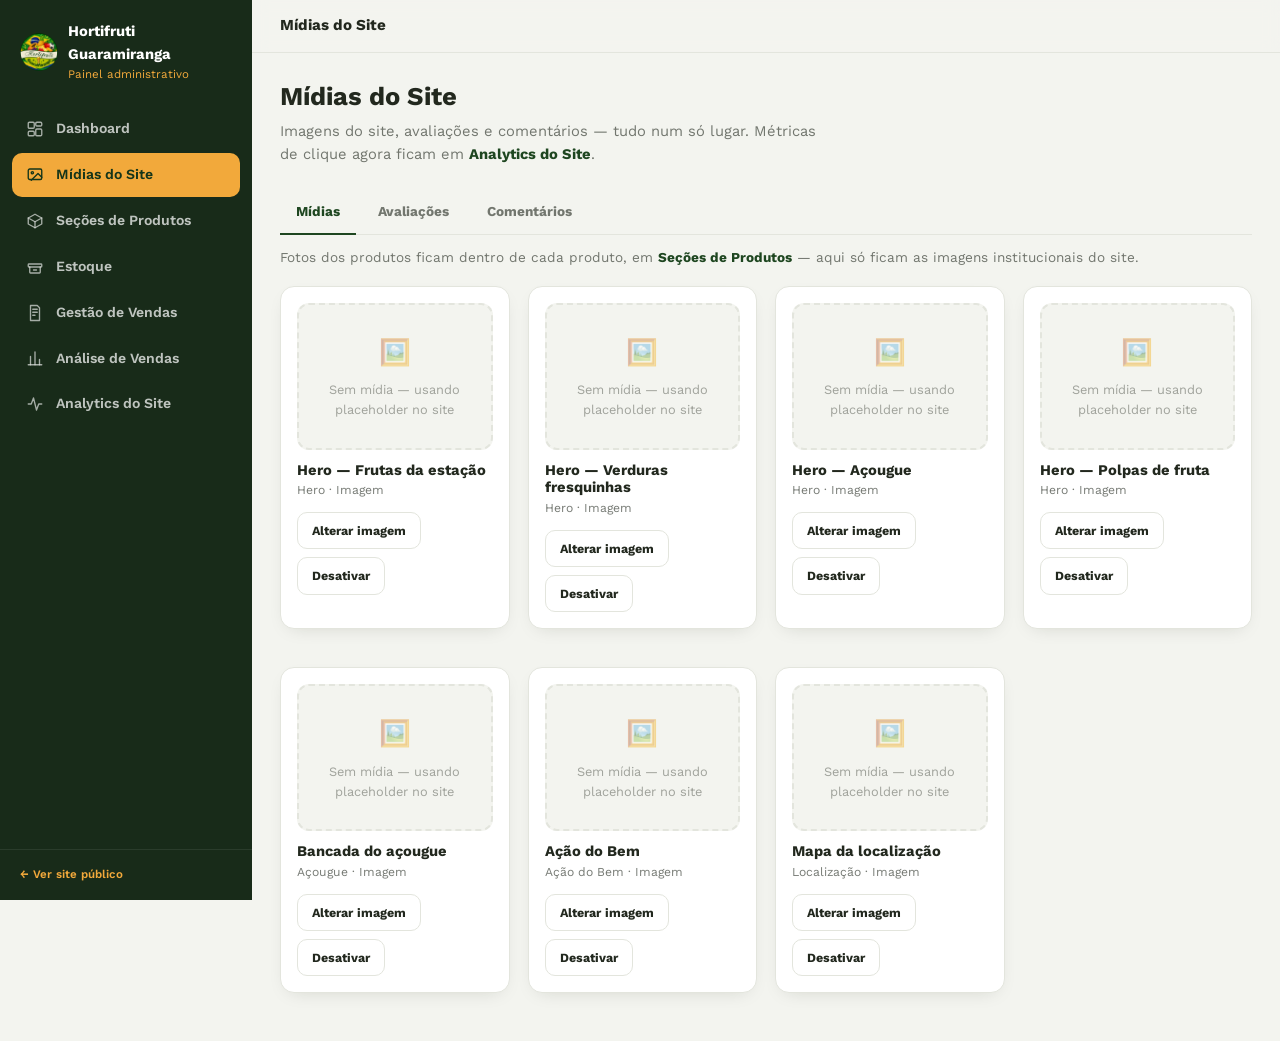
<file: admin/midias.html>
<!DOCTYPE html>
<html lang="pt-BR">
<head>
<meta charset="UTF-8">
<meta name="viewport" content="width=device-width, initial-scale=1.0">
<title>Mídias do Site — Painel Hortifruti Guaramiranga</title>
<meta name="robots" content="noindex, nofollow">
<link rel="icon" type="image/png" href="../assets/img/logo-64.png">
<link rel="preconnect" href="https://fonts.googleapis.com">
<link rel="preconnect" href="https://fonts.gstatic.com" crossorigin>
<link href="https://fonts.googleapis.com/css2?family=Work+Sans:ital,wght@0,400;0,500;0,600;0,700;0,800;1,500&display=swap" rel="stylesheet">
<link rel="stylesheet" href="assets/css/admin.css">
</head>
<body>
<a class="skip-link" href="#admContent">Pular para o conteúdo</a>

<div class="adm-shell">
  <div class="adm-sidebar-overlay" id="admSidebarOverlay"></div>
  <aside class="adm-sidebar" id="admSidebar" aria-label="Navegação do painel">
    <div class="adm-sidebar__brand">
      <img src="../assets/img/logo-160.png" alt="">
      <div>
        <strong>Hortifruti Guaramiranga</strong>
        <span>Painel administrativo</span>
      </div>
    </div>
    <nav class="adm-nav">
      <a href="index.html">
        <svg viewBox="0 0 24 24" fill="none" stroke="currentColor" stroke-width="1.8" stroke-linecap="round" stroke-linejoin="round" aria-hidden="true"><rect x="3" y="3" width="8" height="8" rx="1.5"/><rect x="13" y="3" width="8" height="5" rx="1.5"/><rect x="13" y="12" width="8" height="9" rx="1.5"/><rect x="3" y="15" width="8" height="6" rx="1.5"/></svg>
        Dashboard
      </a>
      <a href="midias.html" class="is-active">
        <svg viewBox="0 0 24 24" fill="none" stroke="currentColor" stroke-width="1.8" stroke-linecap="round" stroke-linejoin="round" aria-hidden="true"><rect x="3" y="4" width="18" height="14" rx="2"/><circle cx="8.5" cy="9" r="1.5"/><path d="M21 15l-5-5-9 9"/></svg>
        Mídias do Site
      </a>
      <a href="produtos.html">
        <svg viewBox="0 0 24 24" fill="none" stroke="currentColor" stroke-width="1.8" stroke-linecap="round" stroke-linejoin="round" aria-hidden="true"><path d="M21 8l-9-5-9 5 9 5 9-5Z"/><path d="M3 8v8l9 5 9-5V8"/><path d="M12 13v8"/></svg>
        Seções de Produtos
      </a>
      <a href="estoque.html">
        <svg viewBox="0 0 24 24" fill="none" stroke="currentColor" stroke-width="1.8" stroke-linecap="round" stroke-linejoin="round" aria-hidden="true"><rect x="3" y="8" width="18" height="4" rx="1"/><path d="M5 12v7a1 1 0 0 0 1 1h12a1 1 0 0 0 1-1v-7"/><path d="M10 16h4"/></svg>
        Estoque
      </a>
      <a href="gestao-vendas.html">
        <svg viewBox="0 0 24 24" fill="none" stroke="currentColor" stroke-width="1.8" stroke-linecap="round" stroke-linejoin="round" aria-hidden="true"><path d="M6 2h9l3 3v17H6z"/><path d="M9 7h6M9 11h6M9 15h3"/></svg>
        Gestão de Vendas
      </a>
      <a href="analise-vendas.html">
        <svg viewBox="0 0 24 24" fill="none" stroke="currentColor" stroke-width="1.8" stroke-linecap="round" stroke-linejoin="round" aria-hidden="true"><path d="M3 21h18"/><path d="M6 21V10M12 21V4M18 21v-7"/></svg>
        Análise de Vendas
      </a>
      <a href="analytics.html">
        <svg viewBox="0 0 24 24" fill="none" stroke="currentColor" stroke-width="1.8" stroke-linecap="round" stroke-linejoin="round" aria-hidden="true"><path d="M3 12h4l3-8 4 16 3-8h4"/></svg>
        Analytics do Site
      </a>
    </nav>
    <div class="adm-sidebar__foot">
      <a href="../index.html">← Ver site público</a>
    </div>
  </aside>

  <div class="adm-main">
    <header class="adm-topbar">
      <button type="button" class="adm-toggle" id="admToggle" aria-label="Abrir menu" aria-expanded="false" aria-controls="admSidebar">
        <svg viewBox="0 0 24 24" fill="none" stroke="currentColor" stroke-width="2" stroke-linecap="round"><path d="M4 7h16M4 12h16M4 17h16"/></svg>
      </button>
      <span class="adm-topbar__title">Mídias do Site</span>
    </header>

    <main class="adm-content" id="admContent">
      <div class="adm-page-head">
        <h1>Mídias do Site</h1>
        <p>Imagens do site, avaliações e comentários — tudo num só lugar. Métricas de clique agora ficam em <a href="analytics.html" style="color:var(--mata); font-weight:700;">Analytics do Site</a>.</p>
      </div>

      <div class="adm-tabs" role="tablist">
        <button type="button" role="tab" data-tab="midias" class="is-active" aria-selected="true">Mídias</button>
        <button type="button" role="tab" data-tab="avaliacoes" aria-selected="false">Avaliações</button>
        <button type="button" role="tab" data-tab="comentarios" aria-selected="false">Comentários</button>
      </div>

      <!-- ===== Mídias ===== -->
      <div class="adm-tabpanel" id="tab-midias">
        <p style="font-size:.85rem; color:var(--adm-text-60); margin:-8px 0 18px;">
          Fotos dos produtos ficam dentro de cada produto, em <a href="produtos.html" style="color:var(--mata); font-weight:700;">Seções de Produtos</a> — aqui só ficam as imagens institucionais do site.
        </p>
        <div class="adm-cat-grid" id="mediaGrid"></div>
      </div>

      <!-- ===== Avaliações ===== -->
      <div class="adm-tabpanel" id="tab-avaliacoes" hidden>
        <div class="adm-page-head__row" style="margin-bottom:18px;">
          <p style="font-size:.85rem; color:var(--adm-text-60); margin:0; max-width:56ch;">Avaliações que aparecem no site. Cadastre manualmente as que vierem de outras redes, informando a origem — ainda não existe integração automática com Google/Instagram/Facebook.</p>
          <button type="button" class="adm-btn adm-btn--primary" id="btnNovaAvaliacao">
            <svg viewBox="0 0 24 24" fill="none" stroke="currentColor" stroke-width="2.2" stroke-linecap="round" aria-hidden="true"><path d="M12 5v14M5 12h14"/></svg>
            Nova avaliação
          </button>
        </div>

        <section class="adm-panel" id="reviewFormPanel" hidden>
          <h2 id="reviewFormTitle">Nova avaliação</h2>
          <form class="adm-form" id="reviewForm" novalidate>
            <div class="adm-field"><label for="rvNome">Nome</label><input type="text" id="rvNome" required></div>
            <div class="adm-field"><label for="rvComentario">Comentário</label><textarea id="rvComentario" required></textarea></div>
            <div class="adm-field"><label for="rvNota">Nota</label>
              <select id="rvNota"><option value="5">★★★★★ (5)</option><option value="4">★★★★☆ (4)</option><option value="3">★★★☆☆ (3)</option><option value="2">★★☆☆☆ (2)</option><option value="1">★☆☆☆☆ (1)</option></select>
            </div>
            <div class="adm-field"><label for="rvOrigem">Rede/origem</label>
              <select id="rvOrigem"><option>Google</option><option>Instagram</option><option>Facebook</option><option>Site</option><option>Outro</option></select>
            </div>
            <div class="adm-field"><label for="rvData">Data</label><input type="date" id="rvData"></div>
            <div class="adm-field"><label for="rvStatus">Status</label><select id="rvStatus"><option value="publicada">Publicada</option><option value="oculta">Oculta</option></select></div>
            <div class="adm-form__actions">
              <button type="submit" class="adm-btn adm-btn--primary">Salvar</button>
              <button type="button" class="adm-btn adm-btn--ghost" id="btnCancelReview">Cancelar</button>
            </div>
          </form>
        </section>

        <div id="reviewsList"></div>
      </div>

      <!-- ===== Comentários ===== -->
      <div class="adm-tabpanel" id="tab-comentarios" hidden>
        <p style="font-size:.85rem; color:var(--adm-text-60); margin:-8px 0 18px; max-width:60ch;">Comentários enviados diretamente pelo site. As respostas ficam preparadas para, futuramente, aparecer publicamente.</p>
        <div id="commentsList"></div>
      </div>
    </main>
  </div>
</div>

<script src="../shared/core/store.js"></script>
<script src="../shared/services/productsService.js"></script>
<script src="../shared/services/inventoryService.js"></script>
<script src="../shared/services/salesService.js"></script>
<script src="../shared/services/paymentsService.js"></script>
<script src="../shared/services/cashService.js"></script>
<script src="../shared/services/analyticsService.js"></script>
<script src="../shared/services/reviewsService.js"></script>
<script src="../shared/services/mediaService.js"></script>
<script src="assets/js/admin-ui.js"></script>
<script src="assets/js/midias.js"></script>
</body>
</html>
</file>
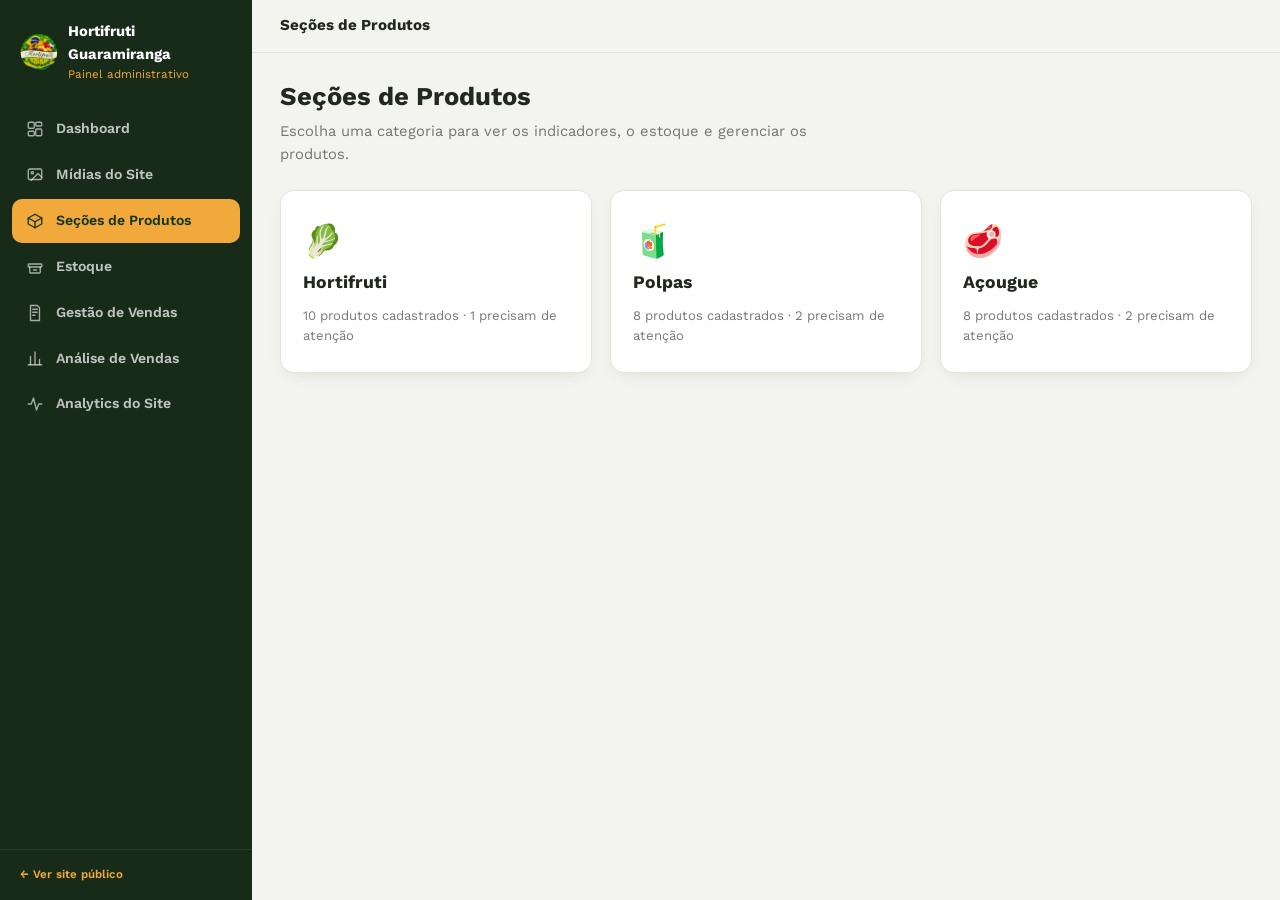
<file: admin/produtos.html>
<!DOCTYPE html>
<html lang="pt-BR">
<head>
<meta charset="UTF-8">
<meta name="viewport" content="width=device-width, initial-scale=1.0">
<title>Seções de Produtos — Painel Hortifruti Guaramiranga</title>
<meta name="robots" content="noindex, nofollow">
<link rel="icon" type="image/png" href="../assets/img/logo-64.png">
<link rel="preconnect" href="https://fonts.googleapis.com">
<link rel="preconnect" href="https://fonts.gstatic.com" crossorigin>
<link href="https://fonts.googleapis.com/css2?family=Work+Sans:ital,wght@0,400;0,500;0,600;0,700;0,800;1,500&display=swap" rel="stylesheet">
<link rel="stylesheet" href="assets/css/admin.css">
</head>
<body>
<a class="skip-link" href="#admContent">Pular para o conteúdo</a>

<div class="adm-shell">
  <div class="adm-sidebar-overlay" id="admSidebarOverlay"></div>
  <aside class="adm-sidebar" id="admSidebar" aria-label="Navegação do painel">
    <div class="adm-sidebar__brand">
      <img src="../assets/img/logo-160.png" alt="">
      <div>
        <strong>Hortifruti Guaramiranga</strong>
        <span>Painel administrativo</span>
      </div>
    </div>
    <nav class="adm-nav">
      <a href="index.html">
        <svg viewBox="0 0 24 24" fill="none" stroke="currentColor" stroke-width="1.8" stroke-linecap="round" stroke-linejoin="round" aria-hidden="true"><rect x="3" y="3" width="8" height="8" rx="1.5"/><rect x="13" y="3" width="8" height="5" rx="1.5"/><rect x="13" y="12" width="8" height="9" rx="1.5"/><rect x="3" y="15" width="8" height="6" rx="1.5"/></svg>
        Dashboard
      </a>
      <a href="midias.html">
        <svg viewBox="0 0 24 24" fill="none" stroke="currentColor" stroke-width="1.8" stroke-linecap="round" stroke-linejoin="round" aria-hidden="true"><rect x="3" y="4" width="18" height="14" rx="2"/><circle cx="8.5" cy="9" r="1.5"/><path d="M21 15l-5-5-9 9"/></svg>
        Mídias do Site
      </a>
      <a href="produtos.html" class="is-active">
        <svg viewBox="0 0 24 24" fill="none" stroke="currentColor" stroke-width="1.8" stroke-linecap="round" stroke-linejoin="round" aria-hidden="true"><path d="M21 8l-9-5-9 5 9 5 9-5Z"/><path d="M3 8v8l9 5 9-5V8"/><path d="M12 13v8"/></svg>
        Seções de Produtos
      </a>
      <a href="estoque.html">
        <svg viewBox="0 0 24 24" fill="none" stroke="currentColor" stroke-width="1.8" stroke-linecap="round" stroke-linejoin="round" aria-hidden="true"><rect x="3" y="8" width="18" height="4" rx="1"/><path d="M5 12v7a1 1 0 0 0 1 1h12a1 1 0 0 0 1-1v-7"/><path d="M10 16h4"/></svg>
        Estoque
      </a>
      <a href="gestao-vendas.html">
        <svg viewBox="0 0 24 24" fill="none" stroke="currentColor" stroke-width="1.8" stroke-linecap="round" stroke-linejoin="round" aria-hidden="true"><path d="M6 2h9l3 3v17H6z"/><path d="M9 7h6M9 11h6M9 15h3"/></svg>
        Gestão de Vendas
      </a>
      <a href="analise-vendas.html">
        <svg viewBox="0 0 24 24" fill="none" stroke="currentColor" stroke-width="1.8" stroke-linecap="round" stroke-linejoin="round" aria-hidden="true"><path d="M3 21h18"/><path d="M6 21V10M12 21V4M18 21v-7"/></svg>
        Análise de Vendas
      </a>
      <a href="analytics.html">
        <svg viewBox="0 0 24 24" fill="none" stroke="currentColor" stroke-width="1.8" stroke-linecap="round" stroke-linejoin="round" aria-hidden="true"><path d="M3 12h4l3-8 4 16 3-8h4"/></svg>
        Analytics do Site
      </a>
    </nav>
    <div class="adm-sidebar__foot">
      <a href="../index.html">← Ver site público</a>
    </div>
  </aside>

  <div class="adm-main">
    <header class="adm-topbar">
      <button type="button" class="adm-toggle" id="admToggle" aria-label="Abrir menu" aria-expanded="false" aria-controls="admSidebar">
        <svg viewBox="0 0 24 24" fill="none" stroke="currentColor" stroke-width="2" stroke-linecap="round"><path d="M4 7h16M4 12h16M4 17h16"/></svg>
      </button>
      <span class="adm-topbar__title">Seções de Produtos</span>
      <span class="adm-topbar__spacer"></span>
      <a href="#" class="adm-topbar__back" id="backLink" hidden>
        <svg viewBox="0 0 24 24" fill="none" stroke="currentColor" stroke-width="2" stroke-linecap="round" stroke-linejoin="round"><path d="M15 18l-6-6 6-6"/></svg>
        <span id="backLinkText">Voltar</span>
      </a>
    </header>

    <main class="adm-content" id="admContent">

      <!-- ===== TELA 1: escolha da categoria ===== -->
      <div id="view-categorias" class="adm-view">
        <div class="adm-page-head">
          <h1>Seções de Produtos</h1>
          <p>Escolha uma categoria para ver os indicadores, o estoque e gerenciar os produtos.</p>
        </div>
        <div class="adm-cat-grid" id="catGrid"></div>
      </div>

      <!-- ===== TELA 2: dashboard + lista de uma categoria ===== -->
      <div id="view-categoria" class="adm-view" hidden>
        <div class="adm-page-head">
          <div class="adm-page-head__row">
            <div>
              <h1 id="catTitle"></h1>
              <p id="catDesc"></p>
            </div>
            <button type="button" class="adm-btn adm-btn--primary" id="btnNovoProduto">
              <svg viewBox="0 0 24 24" fill="none" stroke="currentColor" stroke-width="2.2" stroke-linecap="round" aria-hidden="true"><path d="M12 5v14M5 12h14"/></svg>
              Cadastrar produto
            </button>
          </div>
        </div>

        <div class="adm-cards" id="catCards"></div>

        <div class="adm-grid-2">
          <section class="adm-panel">
            <div class="adm-panel__head"><div><h2>Estoque da seção</h2><p>Normal · baixo · esgotado</p></div></div>
            <div id="catDonut"></div>
          </section>
          <section class="adm-panel">
            <div class="adm-panel__head"><div><h2>Ranking por estoque</h2><p>Produtos com mais unidades disponíveis</p></div></div>
            <div id="catRanking"></div>
          </section>
        </div>

        <section class="adm-panel">
          <div class="adm-panel__head"><div><h2>Precisam de reposição</h2><p>Estoque atual abaixo ou igual ao estoque mínimo</p></div></div>
          <div class="adm-table-wrap">
            <table class="adm-table">
              <thead><tr><th>Produto</th><th>Estoque atual</th><th>Estoque mínimo</th><th>Situação</th></tr></thead>
              <tbody id="catAlertBody"></tbody>
            </table>
          </div>
          <p class="adm-empty-inline" id="catAlertEmpty" hidden>Nenhum produto abaixo do estoque mínimo nesta seção.</p>
        </section>

        <section class="adm-panel">
          <div class="adm-panel__head"><div><h2>Produtos</h2></div></div>
          <div class="adm-table-wrap">
            <table class="adm-table">
              <thead><tr><th></th><th>Nome</th><th>Preço</th><th>Estoque</th><th>Situação</th><th></th></tr></thead>
              <tbody id="catProdutosBody"></tbody>
            </table>
          </div>
        </section>
      </div>

      <!-- ===== TELA 3: cadastrar/editar produto ===== -->
      <div id="view-form" class="adm-view" hidden>
        <div class="adm-page-head">
          <h1 id="formTitle"></h1>
          <p id="formDesc"></p>
        </div>

        <section class="adm-panel">
          <h2>Dados do produto</h2>
          <form class="adm-form" id="productForm" novalidate>
            <div class="adm-field">
              <label for="fImagem">Imagem do produto</label>
              <div class="adm-media-preview" id="fImagemPreview">
                <span id="fImagemPreviewIcon" style="font-size:2.4rem;"></span>
                <span id="fImagemPreviewText">Nenhuma imagem — usando ícone de exemplo</span>
              </div>
              <input type="file" id="fImagem" accept="image/*">
              <span class="adm-hint">JPG, PNG ou WEBP. A imagem é redimensionada automaticamente para caber melhor.</span>
            </div>

            <div class="adm-field">
              <label for="fNome">Nome</label>
              <input type="text" id="fNome" required>
            </div>

            <div class="adm-field">
              <label for="fDescricao">Descrição</label>
              <textarea id="fDescricao"></textarea>
            </div>

            <div class="adm-field">
              <label for="fPreco">Preço (R$)</label>
              <input type="number" id="fPreco" min="0" step="0.01" placeholder="0,00">
              <span class="adm-hint">Deixe 0 para manter o "R$ 00,00" de exemplo até ter o preço real.</span>
            </div>

            <div class="adm-field">
              <label for="fUnidade">Unidade</label>
              <select id="fUnidade"></select>
            </div>

            <div class="adm-field">
              <label for="fCategoria">Categoria</label>
              <select id="fCategoria">
                <option value="hortifruti">🥬 Hortifruti</option>
                <option value="polpas">🧃 Polpas</option>
                <option value="acougue">🥩 Açougue</option>
              </select>
            </div>

            <div class="adm-field">
              <label for="fEstoque">Estoque atual</label>
              <input type="number" id="fEstoque" min="0" step="1">
              <span class="adm-hint" id="fEstoqueHint">Para produtos novos ao cadastrar. Para produtos já existentes, prefira "Movimentar estoque" abaixo — assim fica registrado no histórico.</span>
            </div>

            <div class="adm-field">
              <label for="fEstoqueMin">Estoque mínimo</label>
              <input type="number" id="fEstoqueMin" min="0" step="1">
              <span class="adm-hint">Abaixo desse valor, o produto aparece como "estoque baixo" no painel.</span>
            </div>

            <div class="adm-field">
              <label class="adm-switch"><input type="checkbox" id="fDisponivel" checked> Disponível no site</label>
            </div>

            <p class="adm-form-error" id="formError" hidden></p>

            <div class="adm-form__actions">
              <button type="submit" class="adm-btn adm-btn--primary">Salvar produto</button>
              <button type="button" class="adm-btn adm-btn--ghost" id="btnCancelForm">Cancelar</button>
            </div>
          </form>
        </section>

        <section class="adm-panel" id="stockPanel" hidden>
          <h2>Movimentar estoque</h2>
          <p style="font-size:.82rem; color:var(--adm-text-60); margin-top:-8px;">Toda entrada, venda, retirada, perda ou correção fica registrada abaixo — o estoque nunca é só um número solto.</p>
          <form class="adm-form" id="movementForm" novalidate>
            <div class="adm-field">
              <label for="mvType">Tipo de movimentação</label>
              <select id="mvType"></select>
            </div>
            <div class="adm-field">
              <label for="mvQty">Quantidade</label>
              <input type="number" id="mvQty" min="1" step="1" required>
            </div>
            <div class="adm-field">
              <label for="mvOrigem">Origem</label>
              <select id="mvOrigem">
                <option value="administrativo">Administrativo</option>
                <option value="presencial">Presencial</option>
                <option value="site">Site</option>
                <option value="outro">Outro</option>
              </select>
            </div>
            <div class="adm-field">
              <label for="mvNote">Observação <span class="adm-hint">(opcional)</span></label>
              <input type="text" id="mvNote" placeholder="Ex.: recebido do fornecedor X">
            </div>
            <div class="adm-form__actions">
              <button type="submit" class="adm-btn adm-btn--ghost">Registrar movimentação</button>
            </div>
          </form>
        </section>

        <section class="adm-panel" id="historyPanel" hidden>
          <h2>Histórico de movimentações</h2>
          <div class="adm-table-wrap">
            <table class="adm-table">
              <thead><tr><th>Data</th><th>Tipo</th><th>Quantidade</th><th>Origem</th><th>Observação</th></tr></thead>
              <tbody id="mvHistoryBody"></tbody>
            </table>
          </div>
        </section>
      </div>

    </main>
  </div>
</div>

<script src="../shared/core/store.js"></script>
<script src="../shared/services/productsService.js"></script>
<script src="../shared/services/inventoryService.js"></script>
<script src="../shared/services/salesService.js"></script>
<script src="../shared/services/paymentsService.js"></script>
<script src="../shared/services/cashService.js"></script>
<script src="../shared/services/analyticsService.js"></script>
<script src="../shared/services/reviewsService.js"></script>
<script src="../shared/services/mediaService.js"></script>
<script src="assets/js/admin-ui.js"></script>
<script src="assets/js/produtos.js"></script>
</body>
</html>
</file>
<file: assets/css/style.css>
/* =========================================================
   HORTIFRUTI GUARAMIRANGA — design tokens
   ========================================================= */
:root{
  /* cor */
  --mata:      #1E4620;   /* verde-mata — primária */
  --mata-2:    #14351A;   /* verde-mata escuro (bandas de contraste) */
  --folha:     #6B8E23;   /* verde-folha — secundária / frescor */
  --manga:     #F2A93B;   /* laranja-manga — CTA / destaque */
  --manga-2:   #D98A1F;   /* laranja-manga escuro (hover) */
  --pitaya:    #C1272D;   /* vermelho-morango — açougue / urgência */
  --vinho:     #7A1B22;   /* vermelho-vinho escuro — seção de produtos do açougue (variação do pitaya) */
  --verde-hf:  #2E6A45;   /* verde-produtos — seção de produtos do hortifruti (variação do mata/folha) */
  --creme:     #FAF6EC;   /* creme-feira — fundo */
  --creme-2:   #F1E9D8;   /* creme mais escuro (fundos alternados) */
  --carvao:    #22281E;   /* texto principal */
  --carvao-60: rgba(34,40,30,.62);
  --papel:     #FFFFFF;

  /* tipografia */
  --f-display: "Bricolage Grotesque", system-ui, sans-serif;
  --f-mono:    "Archivo Black", system-ui, sans-serif;
  --f-body:    "Work Sans", system-ui, sans-serif;

  --radius: 18px;
  --shadow-1: 0 10px 30px -14px rgba(20,30,15,.35);
  --shadow-2: 0 18px 46px -18px rgba(20,30,15,.45);

  --ease: cubic-bezier(.2,.7,.2,1);
}

/* =========================================================
   RESET
   ========================================================= */
*, *::before, *::after{ box-sizing: border-box; }
html{ scroll-behavior: smooth; scroll-padding-top: var(--header-h, 84px); }
body{
  margin:0;
  background: var(--creme);
  color: var(--carvao);
  font-family: var(--f-body);
  font-size: 16px;
  line-height: 1.6;
  -webkit-font-smoothing: antialiased;
  overflow-x: hidden; /* rede de segurança contra estouro horizontal */
}
img{ max-width:100%; display:block; }
a{ color: inherit; text-decoration: none; }
ul{ list-style:none; margin:0; padding:0; }
h1,h2,h3{ font-family: var(--f-display); line-height: 1.08; margin: 0 0 .5em; font-weight: 700; }
p{ margin: 0 0 1em; }
button{ font: inherit; background:none; border:0; cursor:pointer; }
address{ font-style: normal; }
blockquote{ margin:0; }

.wrap{ max-width: 1180px; margin-inline:auto; padding-inline: 24px; }

:focus-visible{
  outline: 3px solid var(--manga);
  outline-offset: 3px;
  border-radius: 4px;
}

@media (prefers-reduced-motion: reduce){
  *{ animation-duration: .001ms !important; animation-iteration-count: 1 !important; transition-duration: .001ms !important; scroll-behavior: auto !important; }
}

.skip-link{
  position:absolute; left:-999px; top:auto;
  background: var(--mata); color:#fff; padding: 12px 18px; border-radius: 0 0 10px 0;
  z-index: 200;
}
.skip-link:focus{ left:0; top:0; }

/* =========================================================
   TIPOGRAFIA UTIL
   ========================================================= */
.eyebrow{
  font-family: var(--f-mono);
  font-size: .72rem;
  letter-spacing: .08em;
  text-transform: uppercase;
  color: var(--mata);
  margin: 0 0 .8em;
}
.eyebrow--light{ color: var(--manga); }
.band--acougue .eyebrow{ color: #fff; }
.eyebrow--center{ text-align:center; }

.section__title{
  font-size: clamp(1.7rem, 1.2rem + 2vw, 2.6rem);
  text-align:center;
  max-width: 720px;
  margin-inline:auto;
  margin-bottom: 48px;
}
.section__title--light{ color:#fff; }

.center{ text-align:center; }

/* =========================================================
   BOTÕES
   ========================================================= */
.btn{
  display:inline-flex; align-items:center; gap:.5em;
  font-family: var(--f-body); font-weight:600; font-size: .95rem;
  padding: 14px 26px; border-radius: 999px;
  transition: transform .2s var(--ease), box-shadow .2s var(--ease), background .2s var(--ease);
  white-space: nowrap;
}
.btn .ico{ width:18px; height:18px; fill:currentColor; }
.btn--primary{ background: var(--manga); color: var(--carvao); box-shadow: var(--shadow-1); }
.btn--primary:hover{ background: var(--manga-2); transform: translateY(-2px); box-shadow: var(--shadow-2); }
.btn--ghost{ border: 2px solid currentColor; }
.btn--ghost:hover{ background: rgba(0,0,0,.05); }
.btn--light{ background:#fff; color: var(--mata-2); box-shadow: var(--shadow-1); }
.btn--light:hover{ transform: translateY(-2px); box-shadow: var(--shadow-2); }
.btn--sm{ padding: 10px 18px; font-size: .85rem; }
/* botão de WhatsApp do cabeçalho: verde + texto/ícone em laranja-manga (o "amarelo" já usado no site) */
.btn--wa{ background: var(--mata); color: var(--manga); }
.btn--wa:hover{ background: var(--mata-2); transform: translateY(-2px); box-shadow: var(--shadow-2); }

/* =========================================================
   HEADER
   ========================================================= */
.header{
  position: sticky; top:0; z-index: 100;
  background: rgba(250,246,236,.88);
  backdrop-filter: blur(10px);
  border-bottom: 1px solid rgba(34,40,30,.08);
}
.header__row{
  display:flex; align-items:center; justify-content:space-between;
  padding-block: 12px;
  gap: 16px;
}
.brand{ display:flex; align-items:center; gap:10px; flex-shrink:0; }
.brand__logo{ border-radius:50%; }
.brand__name{ font-family: var(--f-display); font-weight:700; font-size: .95rem; line-height:1.15; color: var(--mata); }
.brand__name small{ font-weight:500; font-size:.78em; color: var(--folha); }

.nav{ display:none; gap: 28px; font-weight:600; font-size:.92rem; }
.nav a{ position:relative; padding-block:4px; }
.nav a::after{
  content:""; position:absolute; left:0; right:0; bottom:-2px; height:2px;
  background: var(--manga); transform: scaleX(0); transform-origin:left; transition: transform .25s var(--ease);
}
.nav a:hover::after, .nav a.is-active::after{ transform: scaleX(1); }

.header__actions{ display:flex; align-items:center; gap:14px; }

.icon-btn{
  position:relative; width:42px; height:42px; border-radius:50%;
  display:flex; align-items:center; justify-content:center; flex-shrink:0;
  background: var(--creme-2); color: var(--mata);
  transition: transform .2s var(--ease), background .2s var(--ease);
}
.icon-btn:hover{ transform: translateY(-2px); background: #eee2c8; }
.icon-btn svg{ width:20px; height:20px; }
.icon-btn__badge{
  position:absolute; top:-4px; right:-4px; min-width:19px; height:19px; padding:0 4px;
  border-radius:999px; background: var(--pitaya); color:#fff;
  font-family: var(--f-mono); font-size:.62rem; line-height:19px; text-align:center;
  box-shadow: 0 0 0 2px var(--creme);
}
.icon-btn__badge[hidden]{ display:none; }

/* Botão do carrinho: destaque em amarelo (manga), só este botão — o hover
   de "levantar" (translateY) já existente em .icon-btn é preservado acima,
   aqui só a cor de fundo do hover muda para combinar com o amarelo. */
.js-open-cart{ background: var(--manga); color: var(--carvao); }
.js-open-cart:hover{ background: var(--manga-2); }

.nav-toggle{ display:flex; flex-direction:column; gap:5px; padding:6px; }
.nav-toggle span{ width:22px; height:2px; background: var(--carvao); border-radius:2px; transition: transform .25s var(--ease), opacity .25s var(--ease); }
.nav-toggle[aria-expanded="true"] span:nth-child(1){ transform: translateY(7px) rotate(45deg); }
.nav-toggle[aria-expanded="true"] span:nth-child(2){ opacity:0; }
.nav-toggle[aria-expanded="true"] span:nth-child(3){ transform: translateY(-7px) rotate(-45deg); }

@media (min-width: 900px){
  .nav{ display:flex; }
  .nav-toggle{ display:none; }
}
@media (max-width: 899px){
  .nav{
    display:flex;
    position:absolute; top:100%; left:0; right:0;
    background: var(--creme);
    flex-direction:column; gap:0;
    border-bottom: 1px solid rgba(34,40,30,.08);
    max-height:0; overflow:hidden;
    transition: max-height .3s var(--ease);
  }
  .nav.is-open{ max-height: 320px; }
  .nav a{ padding: 14px 24px; border-top: 1px solid rgba(34,40,30,.06); }
}

/* telas bem estreitas: aperta o cabeçalho pra tudo caber numa linha só */
@media (max-width: 480px){
  .header__row{ gap: 8px; }
  .header__actions{ gap: 6px; }
  .brand{ gap: 8px; }
  .brand__logo{ width: 38px; height: 38px; }
  .brand__name{ font-size: .82rem; }
  .icon-btn{ width: 38px; height: 38px; }
  .icon-btn svg{ width:18px; height:18px; }
  /* botão de WhatsApp do header vira só ícone (redondo) pra caber ao lado do carrinho */
  .header .btn--wa{ padding:0; width:38px; height:38px; justify-content:center; flex-shrink:0; }
  .header .btn--wa .btn__label{ display:none; }
}

/* =========================================================
   HERO
   ========================================================= */
.hero{
  padding-block: 56px 88px;
  background:
    radial-gradient(60% 50% at 85% 0%, rgba(107,142,35,.16), transparent 70%),
    var(--creme);
  position:relative;
}
.hero__grid{
  display:grid; gap: 48px;
  align-items:center;
}
@media (min-width: 960px){
  .hero__grid{ grid-template-columns: 1.05fr .95fr; }
}

.hero h1{
  font-size: clamp(2.1rem, 1.5rem + 3.2vw, 3.4rem);
  color: var(--mata);
}
.hero h1 span{ color: var(--pitaya); }
.hero__lead{ font-size: 1.08rem; max-width: 46ch; color: var(--carvao-60); }
.hero__cta{ display:flex; flex-wrap:wrap; gap: 14px; margin-block: 8px 32px; }

.hero__stats{ display:flex; flex-wrap:wrap; gap: 28px; }
.hero__stats li{ display:flex; flex-direction:column; }
.hero__stats strong{ font-family: var(--f-mono); font-size: 1.3rem; color: var(--mata); }
.hero__stats span{ font-size:.78rem; color: var(--carvao-60); }
.hero__note{ font-size:.78rem; color: var(--carvao-60); margin-top: 14px; margin-bottom:0; }

.hero__crate{
  display:grid; grid-template-columns: 1fr 1fr; gap: 16px;
}
.crate-tile{ aspect-ratio: 1/1; border-radius: var(--radius); }
.crate-tile--a{ transform: rotate(-2deg); }
.crate-tile--b{ transform: rotate(1.5deg) translateY(10px); }
.crate-tile--c{ transform: rotate(2deg); background-color: #f4e3df; border-color: var(--pitaya); }
.crate-tile--c .ph__icon{ filter: none; }
.crate-tile--d{ transform: rotate(-1.5deg) translateY(6px); }

/* =========================================================
   PLACEHOLDERS DE MÍDIA
   ========================================================= */
.ph{
  border: 2px dashed rgba(30,70,32,.35);
  border-radius: var(--radius);
  background: repeating-linear-gradient(135deg, rgba(30,70,32,.05) 0 10px, transparent 10px 20px), var(--papel);
  display:flex; flex-direction:column; align-items:center; justify-content:center; gap:10px;
  text-align:center; padding: 20px;
  color: var(--carvao-60);
}
.ph__icon{ font-size: 2rem; }
.ph__label{ font-size:.76rem; font-weight:600; max-width: 20ch; }
.ph--tall{ min-height: 340px; }
.ph--round{ border-radius:50%; width:44px; height:44px; padding:0; border-width:1px; flex-shrink:0; }
.ph--round .ph__icon{ font-size: 1.1rem; }

/* =========================================================
   BORDA RASGADA — elemento assinatura
   Dente (cor A, seção de cima) sobre base sólida (cor B, seção de baixo).
   Autossuficiente: não depende de margens negativas nem de ordem de pintura.
   ========================================================= */
.torn{
  height: 28px; width:100%;
  background-color: var(--torn-b);
  background-image:
    linear-gradient(135deg, var(--torn-a) 25%, transparent 25%),
    linear-gradient(225deg, var(--torn-a) 25%, transparent 25%);
  background-size: 28px 28px;
  background-position: 0 0;
  background-repeat: repeat-x;
}

/* =========================================================
   SECTIONS GERAIS
   ========================================================= */
.section{ padding-block: 84px; }
.section--muted{ background: var(--creme-2); }
.section--board{ background: var(--mata-2); position:relative; padding-block: 84px 96px; }
.section--depoimentos{ background: var(--manga); }

/* =========================================================
   CATEGORIAS
   ========================================================= */
.cards3{ display:grid; gap: 24px; }
@media (min-width: 760px){ .cards3{ grid-template-columns: repeat(3,1fr); } }

.cat-card{
  display:block; background: var(--papel); border-radius: var(--radius);
  padding: 32px 26px; box-shadow: var(--shadow-1);
  position:relative; transition: transform .25s var(--ease), box-shadow .25s var(--ease);
}
.cat-card:hover{ transform: translateY(-6px); box-shadow: var(--shadow-2); }
.cat-card__icon{ font-size: 2.2rem; display:block; margin-bottom: 14px; }
.cat-card__badge{
  position:absolute; top:20px; right:20px;
  background: var(--manga); color: var(--carvao);
  font-family: var(--f-mono); font-size: .62rem; letter-spacing:.04em;
  padding: 5px 10px; border-radius: 999px;
}
.cat-card h3{ font-size: 1.2rem; margin-bottom:.4em; }
.cat-card p{ margin:0; color: var(--carvao-60); font-size: .95rem; }

/* declarado por último para vencer a cascata sobre ".cat-card p" (mesma especificidade) */
.cat-card--highlight{ background: var(--mata); color:#fff; }
.cat-card--highlight p{ color: rgba(255,255,255,.78); }

/* =========================================================
   BAND (açougue / ação do bem)
   ========================================================= */
.band{ padding-block: 84px; }
.band--acougue{ background: var(--pitaya); color:#fff; }
.band--acougue h2{ font-size: clamp(1.7rem,1.3rem + 1.6vw,2.3rem); }
.band__lead{ color: rgba(255,255,255,.85); max-width: 50ch; font-size: 1.02rem; }
.band__note{ font-size: .8rem; color: rgba(255,255,255,.7); }

.band__grid{ display:grid; gap: 40px; align-items:center; }
@media (min-width: 900px){ .band__grid{ grid-template-columns: 1fr 1fr; } }
.band__grid--reverse{ direction: rtl; }
.band__grid--reverse > *{ direction: ltr; }

.chips{ display:flex; flex-wrap:wrap; gap: 10px; margin: 20px 0 8px; }
.chips li{
  background: rgba(255,255,255,.16); border: 1px solid rgba(255,255,255,.35);
  padding: 8px 16px; border-radius: 999px; font-size: .88rem; font-weight:600;
}

#acao-do-bem .eyebrow, #acao-do-bem h2{ color: var(--mata); }
#acao-do-bem .band__lead{ color: var(--carvao-60); }

#localizacao .band__lead{ color: var(--carvao-60); }
#localizacao .band__lead small{ color: var(--carvao-60); opacity:.8; }

/* =========================================================
   OFERTAS — quadro de preços
   ========================================================= */
.tags-board{
  display:flex; flex-wrap:wrap; justify-content:center; gap: 22px 18px;
  margin: 40px 0 20px;
}
.price-tag{
  background:#fff; color: var(--carvao);
  width: 168px; padding: 22px 16px 18px;
  border-radius: 6px;
  box-shadow: var(--shadow-2);
  display:flex; flex-direction:column; align-items:center; text-align:center; gap: 4px;
  position:relative;
}
.price-tag::before{
  content:""; position:absolute; top:-9px; left:50%; translate:-50% 0;
  width: 34px; height:14px;
  background: rgba(250,246,236,.65);
  border: 1px solid rgba(255,255,255,.5);
}
.price-tag--r1{ transform: rotate(-3deg); }
.price-tag--r2{ transform: rotate(2deg); }
.price-tag--r3{ transform: rotate(-1.5deg); }
.price-tag__name{ font-weight:600; font-size:.86rem; }
.price-tag__price{ font-family: var(--f-mono); font-size: 1.5rem; color: var(--pitaya); }
.price-tag__unit{ font-size:.72rem; color: var(--carvao-60); }

.board__note{ text-align:center; color: rgba(255,255,255,.65); font-size:.82rem; max-width: 52ch; margin-inline:auto; }

/* =========================================================
   DIFERENCIAIS
   ========================================================= */
.cards4{ display:grid; gap: 28px; text-align:center; }
@media (min-width: 640px){ .cards4{ grid-template-columns: repeat(2,1fr); } }
@media (min-width: 1000px){ .cards4{ grid-template-columns: repeat(4,1fr); } }
.feat__icon{ font-size: 2rem; display:block; margin-bottom: 12px; }
.feat h3{ font-size: 1.05rem; margin-bottom:.35em; }
.feat p{ color: var(--carvao-60); font-size: .9rem; margin:0; }

/* =========================================================
   DEPOIMENTOS
   ========================================================= */
.testi{
  background:#fff; border-radius: var(--radius); padding: 32px 26px 24px;
  box-shadow: var(--shadow-1); margin:0; position:relative;
}
.testi__quote{ font-family: var(--f-display); font-size: 3rem; color: var(--manga); line-height:.4; display:block; margin-bottom: 14px; }
.testi blockquote{ font-size: .96rem; color: var(--carvao-60); font-style: italic; margin-bottom: 20px; }
.testi figcaption{ display:flex; align-items:center; gap: 10px; font-weight:600; font-size:.88rem; }

/* =========================================================
   LOCALIZAÇÃO
   ========================================================= */
.addr{ font-size: 1rem; margin-bottom: 18px; color: var(--carvao-60); }
.loc-actions{ display:flex; flex-wrap:wrap; gap: 14px; margin-top: 22px; }

/* =========================================================
   FOOTER
   ========================================================= */
.footer{ background: var(--carvao); color: rgba(255,255,255,.82); padding-top: 56px; }
.footer__grid{
  display:grid; gap: 32px; padding-bottom: 32px;
  border-bottom: 1px solid rgba(255,255,255,.12);
}
@media (min-width: 760px){ .footer__grid{ grid-template-columns: 1.2fr 1fr 1fr; } }
.footer__brand{ display:flex; align-items:center; gap: 14px; }
.footer__brand img{ border-radius:50%; }
.footer__brand small{ color: rgba(255,255,255,.55); }
.footer__nav{ display:flex; flex-direction:column; gap: 10px; font-size:.92rem; }
.footer__contact{ display:flex; flex-direction:column; gap: 10px; font-size:.92rem; }
.footer__bottom{ padding-block: 20px; font-size:.78rem; color: rgba(255,255,255,.5); }

/* =========================================================
   SEÇÕES DE PRODUTOS (Hortifruti / Polpas / Açougue)
   ========================================================= */
.product-section{ padding-block: 84px; position:relative; }
.product-section .section-head{ margin-bottom: 40px; text-align:center; }

.product-section--hortifruti{ background: var(--verde-hf); color:#fff; }
.product-section--hortifruti .eyebrow, .product-section--hortifruti h2{ color:#fff; }

.product-section--polpas{ background: var(--manga); color: var(--carvao); }

.product-section--acougue{ background: var(--vinho); color:#fff; }
.product-section--acougue .eyebrow, .product-section--acougue h2{ color:#fff; }

/* =========================================================
   CARROSSEL DE PRODUTOS — colunas definidas via JS (inline style),
   conteúdo da página trocado no DOM a cada navegação (sem scroll-track)
   ========================================================= */
.carousel{ position:relative; }
.carousel-viewport{ overflow:hidden; }
.carousel-track{ display:grid; gap:16px; }

.carousel-arrow{
  position:absolute; top:50%; translate:0 -50%; z-index:2;
  width:44px; height:44px; border-radius:50%;
  background:#fff; color: var(--carvao);
  display:flex; align-items:center; justify-content:center;
  box-shadow: var(--shadow-2);
  transition: background .2s var(--ease), box-shadow .2s var(--ease);
}
/* Setas 100% fixas: nenhum transform/translate/scale no hover — só uma
   mudança sutil de cor de fundo. (A centralização vertical continua vindo
   da propriedade `translate` acima, que não é tocada aqui.) */
.carousel-arrow:hover{ background: var(--creme-2); }
.carousel-arrow svg{ width:20px; height:20px; }
.carousel-arrow.left{ left:-8px; }
.carousel-arrow.right{ right:-8px; }
.carousel-arrow[hidden]{ display:none; }
@media (min-width: 1024px){
  .carousel-arrow.left{ left:-22px; }
  .carousel-arrow.right{ right:-22px; }
}
@media (max-width: 480px){
  .carousel-arrow{ width:34px; height:34px; }
  .carousel-arrow.left{ left:-2px; }
  .carousel-arrow.right{ right:-2px; }
}

.carousel-empty{ text-align:center; padding: 40px 20px; opacity:.85; font-size:.95rem; }

/* =========================================================
   CARD DE PRODUTO
   ========================================================= */
.product-card{
  display:flex; flex-direction:column; text-align:left; width:100%;
  background:#fff; border-radius: var(--radius); overflow:hidden;
  box-shadow: var(--shadow-1); color: var(--carvao);
  transition: transform .25s var(--ease), box-shadow .25s var(--ease);
  position:relative;
}
.product-card:hover{ transform: translateY(-4px); box-shadow: var(--shadow-2); }
.product-card:disabled{ opacity:.6; cursor:not-allowed; }
.product-card:disabled:hover{ transform:none; }
.product-card .ph{ border-radius:0; aspect-ratio: 1/1; border-width:0 0 2px; padding:12px; }
.product-card .ph__icon{ font-size: 2.6rem; }
.product-card .ph__label{ display:none; }

.product-card__unavailable{
  position:absolute; top:10px; right:10px; z-index:2;
  background: var(--carvao); color:#fff;
  font-family: var(--f-mono); font-size:.6rem; letter-spacing:.03em;
  padding: 5px 9px; border-radius:999px;
}

.product-card__body{ padding: 14px 16px 16px; display:flex; flex-direction:column; gap:6px; flex:1; }
.product-card__name{ font-weight:700; font-size:.98rem; line-height:1.25; }
.product-card__price{ font-family: var(--f-mono); font-size:1.15rem; }
.product-card__price small{ font-family: var(--f-body); font-weight:600; font-size:.68rem; color: var(--carvao-60); margin-left:2px; }
.product-section--hortifruti .product-card__price{ color: var(--verde-hf); }
.product-section--polpas .product-card__price{ color: var(--manga-2); }
.product-section--acougue .product-card__price{ color: var(--vinho); }

.product-card__add{
  margin-top:auto; display:flex; align-items:center; gap:6px;
  font-size:.78rem; font-weight:700; color: var(--carvao-60);
  padding-top:8px; border-top:1px dashed rgba(34,40,30,.15);
}
.product-card__add svg{ width:15px; height:15px; }

/* =========================================================
   MODAL DE PRODUTO
   ========================================================= */
#modal-overlay{
  position:fixed; inset:0; z-index:150;
  background: rgba(20,25,15,.6); backdrop-filter: blur(3px);
  display:flex; align-items:flex-end; justify-content:center;
  opacity:0; pointer-events:none; transition: opacity .3s var(--ease);
}
#modal-overlay.is-open{ opacity:1; pointer-events:auto; }
@media (min-width: 720px){ #modal-overlay{ align-items:center; padding:24px; } }

#product-modal{
  background:#fff; color: var(--carvao); width:100%; max-width:560px; max-height:92svh; overflow-y:auto;
  border-radius: 26px 26px 0 0;
  transform: translateY(24px); transition: transform .35s var(--ease);
}
#modal-overlay.is-open #product-modal{ transform:translateY(0); }
@media (min-width: 720px){
  #product-modal{ border-radius: var(--radius); display:grid; grid-template-columns:1fr 1fr; max-height:88svh; }
}

.modal-media{ position:relative; overflow:hidden; }
.modal-media .ph{ border-radius:0; aspect-ratio: 4/3; }
.modal-media .ph__icon{ font-size:3.6rem; }
@media (min-width: 720px){ .modal-media .ph{ aspect-ratio:auto; height:100%; } }

.modal-close{
  position:absolute; top:14px; right:14px; z-index:3;
  width:38px; height:38px; border-radius:50%; background:rgba(255,255,255,.92);
  display:flex; align-items:center; justify-content:center; box-shadow: var(--shadow-1);
}

.modal-body{ padding:26px 24px 30px; }
.modal-body h3{ font-size:1.5rem; }
.modal-price{ margin-top:4px; font-family: var(--f-mono); font-size:1.25rem; color: var(--pitaya); }
.modal-price small{ font-family: var(--f-body); font-weight:600; font-size:.7rem; color: var(--carvao-60); }
.modal-desc{ margin-top:12px; font-size:.9rem; color: var(--carvao-60); }
.modal-unavailable-note{ margin-top:12px; font-size:.85rem; font-weight:700; color: var(--pitaya); }

.modal-block-label{ margin-top:20px; font-family: var(--f-mono); font-size:.68rem; text-transform:uppercase; letter-spacing:.06em; color: var(--carvao-60); }
.modal-qty{ display:flex; align-items:center; gap:16px; margin-top:10px; }
.modal-qty button{
  width:38px; height:38px; border-radius:50%; border:1.5px solid rgba(34,40,30,.2);
  font-weight:800; font-size:1.1rem; display:flex; align-items:center; justify-content:center;
  transition: background .2s var(--ease);
}
.modal-qty button:hover{ background: var(--creme-2); }
.modal-qty button:disabled{ opacity:.35; cursor:not-allowed; }
.modal-qty span{ font-weight:800; min-width:24px; text-align:center; font-size:1.05rem; }
.modal-stock-note{ margin-top:8px; font-size:.76rem; color: var(--carvao-60); min-height:1em; }

.modal-actions{ margin-top:24px; }

/* =========================================================
   CARRINHO (DRAWER)
   ========================================================= */
#cart-overlay{
  position:fixed; inset:0; z-index:140; background: rgba(20,25,15,.55); backdrop-filter: blur(2px);
  opacity:0; pointer-events:none; transition: opacity .3s var(--ease);
}
#cart-overlay.is-open{ opacity:1; pointer-events:auto; }

#cart-drawer{
  position:fixed; top:0; right:0; height:100%; width:92%; max-width:420px; z-index:150;
  background:#fff; color: var(--carvao); display:flex; flex-direction:column;
  transform: translateX(100%); transition: transform .35s var(--ease);
  box-shadow: -24px 0 60px -20px rgba(0,0,0,.4);
}
#cart-drawer.is-open{ transform:translateX(0); }

.cart-head{ display:flex; align-items:center; justify-content:space-between; padding:20px 22px 16px; border-bottom:1px solid var(--creme-2); }
.cart-head h2{ font-size:1.35rem; margin:0; }
.cart-close{ width:38px; height:38px; border-radius:50%; background: var(--creme-2); display:flex; align-items:center; justify-content:center; flex-shrink:0; }

.cart-body{ flex:1; overflow-y:auto; padding:6px 22px; }
.cart-empty{ text-align:center; padding:60px 10px; color: var(--carvao-60); }
.cart-empty svg{ width:44px; height:44px; opacity:.3; margin-bottom:14px; }

.cart-item{ display:flex; gap:14px; padding:16px 0; border-bottom:1px solid var(--creme-2); }
.cart-item-media{
  width:56px; height:56px; border-radius:14px; flex:none;
  background: var(--creme-2); display:flex; align-items:center; justify-content:center; font-size:1.5rem;
}
.cart-item-info{ flex:1; min-width:0; }
.cart-item-info h4{ font-size:.9rem; font-weight:700; margin:0; }
.cart-item-meta{ font-size:.76rem; color: var(--carvao-60); margin-top:2px; }
.cart-item-price{ font-family: var(--f-mono); font-weight:700; margin-top:6px; font-size:.92rem; }
.qty-stepper{ display:flex; align-items:center; gap:10px; margin-top:8px; }
.qty-stepper button{
  width:24px; height:24px; border-radius:50%; border:1px solid rgba(34,40,30,.25);
  font-weight:800; display:flex; align-items:center; justify-content:center; font-size:.85rem;
}
.qty-stepper span{ font-weight:700; font-size:.85rem; min-width:16px; text-align:center; }
.cart-item-remove{ border:none; background:none; color: var(--carvao-60); font-size:.72rem; font-weight:700; text-decoration:underline; padding:0; margin-top:8px; }

.cart-foot{ padding:18px 22px 24px; border-top:1px solid var(--creme-2); }
.cart-subtotal-row{ display:flex; justify-content:space-between; align-items:baseline; margin-bottom:14px; }
.cart-subtotal-row span:first-child{ font-family: var(--f-mono); font-size:.7rem; color: var(--carvao-60); text-transform:uppercase; letter-spacing:.04em; }
.cart-subtotal-row span:last-child{ font-size:1.35rem; font-weight:800; }
.cart-hint{ font-size:.72rem; color: var(--carvao-60); margin-top:10px; margin-bottom:0; text-align:center; }

/* =========================================================
   REVEAL ON SCROLL
   ========================================================= */
[data-reveal]{ opacity:0; transform: translateY(18px); transition: opacity .6s var(--ease), transform .6s var(--ease); }
[data-reveal].is-visible{ opacity:1; transform:none; }
@media (prefers-reduced-motion: reduce){
  [data-reveal]{ opacity:1; transform:none; }
}
</file>
<file: admin/assets/css/admin.css>
/* =========================================================================
   HORTIFRUTI GUARAMIRANGA — PAINEL ADMINISTRATIVO
   Design system próprio: reaproveita a paleta e a fonte do site público de
   forma sutil (identidade), mas com um layout de ferramenta de gestão —
   neutro, denso em informação, sem o tom "vitrine" da landing page.
   ========================================================================= */

:root{
  /* identidade (mesmas cores do site público) */
  --mata:   #1E4620;
  --mata-2: #14351A;
  --folha:  #6B8E23;
  --manga:  #F2A93B;
  --manga-2:#D98A1F;
  --pitaya: #C1272D;

  /* paleta própria do painel — neutra, de ferramenta de gestão */
  --adm-bg:     #F3F4EF;
  --adm-panel:  #FFFFFF;
  --adm-border: #E3E5DD;
  --adm-text:   #22281E;
  --adm-text-60: rgba(34,40,30,.62);
  --adm-text-40: rgba(34,40,30,.4);
  --adm-slate:  #56636A;
  --adm-sidebar:#182B19;
  --adm-sidebar-text: rgba(255,255,255,.72);

  --adm-radius: 14px;
  --adm-shadow: 0 6px 20px -10px rgba(20,30,15,.18);
  --adm-shadow-lg: 0 18px 40px -16px rgba(20,30,15,.28);
  --adm-ease: cubic-bezier(.2,.7,.2,1);

  --f-body: "Work Sans", system-ui, sans-serif;
}

*,*::before,*::after{ box-sizing:border-box; }
html{ scroll-behavior:smooth; }
body{
  margin:0; background:var(--adm-bg); color:var(--adm-text);
  font-family:var(--f-body); font-size:15px; line-height:1.55;
  -webkit-font-smoothing:antialiased;
}
img{ max-width:100%; display:block; }
a{ color:inherit; text-decoration:none; }
ul{ list-style:none; margin:0; padding:0; }
h1,h2,h3,h4{ margin:0 0 .35em; font-weight:700; line-height:1.2; }
p{ margin:0 0 .8em; }
button, input, select, textarea{ font:inherit; color:inherit; }
button{ cursor:pointer; }
table{ border-collapse:collapse; width:100%; }

:focus-visible{ outline:3px solid var(--manga); outline-offset:2px; border-radius:4px; }

/* Correção global: o atributo `hidden` deve sempre vencer, mesmo quando a
   classe do elemento define `display` explicitamente (ex.: .adm-btn,
   .adm-topbar__back). Evita ter que caçar esse conflito caso a caso. */
[hidden]{ display:none !important; }

@media (prefers-reduced-motion: reduce){
  *{ animation-duration:.001ms !important; transition-duration:.001ms !important; scroll-behavior:auto !important; }
}

.skip-link{ position:absolute; left:-999px; top:auto; background:var(--mata); color:#fff; padding:10px 16px; z-index:300; }
.skip-link:focus{ left:0; top:0; }

/* =========================================================
   SHELL (sidebar + conteúdo)
   ========================================================= */
.adm-shell{ display:flex; min-height:100vh; }

.adm-sidebar{
  width:252px; flex-shrink:0; background:var(--adm-sidebar); color:var(--adm-sidebar-text);
  display:flex; flex-direction:column; position:sticky; top:0; height:100vh; overflow-y:auto;
  z-index:60;
}
.adm-sidebar__brand{ display:flex; align-items:center; gap:10px; padding:20px 20px 16px; }
.adm-sidebar__brand img{ width:38px; height:38px; border-radius:50%; flex-shrink:0; }
.adm-sidebar__brand strong{ display:block; color:#fff; font-size:.92rem; }
.adm-sidebar__brand span{ display:block; font-size:.72rem; color:var(--manga); }

.adm-nav{ padding:8px 12px; display:flex; flex-direction:column; gap:2px; flex:1; }
.adm-nav a{
  display:flex; align-items:center; gap:12px; padding:11px 14px; border-radius:10px;
  font-size:.88rem; font-weight:600; color:var(--adm-sidebar-text);
  transition:background .15s var(--adm-ease), color .15s var(--adm-ease);
}
.adm-nav a svg{ width:18px; height:18px; flex-shrink:0; opacity:.85; }
.adm-nav a:hover{ background:rgba(255,255,255,.08); color:#fff; }
.adm-nav a.is-active{ background:var(--manga); color:var(--mata-2); }
.adm-nav a.is-active svg{ opacity:1; }

.adm-sidebar__foot{ padding:16px 20px; font-size:.72rem; color:rgba(255,255,255,.4); border-top:1px solid rgba(255,255,255,.08); }
.adm-sidebar__foot a{ color:var(--manga); font-weight:600; }

.adm-sidebar-overlay{
  display:none; position:fixed; inset:0; background:rgba(15,20,12,.55); z-index:55;
  opacity:0; pointer-events:none; transition:opacity .25s var(--adm-ease);
}
.adm-sidebar-overlay.is-open{ opacity:1; pointer-events:auto; }

.adm-main{ flex:1; min-width:0; }

.adm-topbar{
  position:sticky; top:0; z-index:40; background:rgba(243,244,239,.92); backdrop-filter:blur(8px);
  border-bottom:1px solid var(--adm-border);
  display:flex; align-items:center; gap:14px; padding:14px 28px;
}
.adm-toggle{ display:none; width:38px; height:38px; border-radius:10px; background:var(--adm-panel); border:1px solid var(--adm-border); align-items:center; justify-content:center; flex-shrink:0; }
.adm-toggle svg{ width:20px; height:20px; }
.adm-topbar__title{ font-weight:700; font-size:.95rem; }
.adm-topbar__spacer{ flex:1; }
.adm-topbar__back{ font-size:.82rem; font-weight:600; color:var(--adm-text-60); display:flex; align-items:center; gap:6px; }
.adm-topbar__back[hidden]{ display:none; }
.adm-topbar__back svg{ width:16px; height:16px; }

.adm-content{ padding:28px; max-width:1240px; }

.adm-page-head{ margin-bottom:24px; }
.adm-page-head h1{ font-size:1.6rem; }
.adm-page-head p{ color:var(--adm-text-60); font-size:.92rem; max-width:60ch; margin:0; }
.adm-page-head__row{ display:flex; align-items:flex-start; justify-content:space-between; gap:16px; flex-wrap:wrap; }

/* =========================================================
   BOTÕES
   ========================================================= */
.adm-btn{
  display:inline-flex; align-items:center; gap:8px; justify-content:center;
  font-weight:700; font-size:.85rem; padding:11px 18px; border-radius:10px;
  border:1.5px solid transparent; transition:background .15s var(--adm-ease), border-color .15s var(--adm-ease), transform .15s var(--adm-ease);
  white-space:nowrap;
}
.adm-btn svg{ width:16px; height:16px; flex-shrink:0; }
.adm-btn--primary{ background:var(--mata); color:#fff; }
.adm-btn--primary:hover{ background:var(--mata-2); }
.adm-btn--ghost{ background:var(--adm-panel); border-color:var(--adm-border); color:var(--adm-text); }
.adm-btn--ghost:hover{ border-color:var(--adm-text-40); }
.adm-btn--danger{ background:var(--pitaya); color:#fff; }
.adm-btn--danger:hover{ background:#a31e23; }
.adm-btn--sm{ padding:8px 14px; font-size:.78rem; }
.adm-btn[disabled]{ opacity:.45; cursor:not-allowed; }

.adm-iconbtn{
  width:34px; height:34px; border-radius:9px; display:flex; align-items:center; justify-content:center;
  background:var(--adm-panel); border:1px solid var(--adm-border); color:var(--adm-text-60); flex-shrink:0;
  transition:background .15s var(--adm-ease), color .15s var(--adm-ease);
}
.adm-iconbtn svg{ width:16px; height:16px; }
.adm-iconbtn:hover{ background:var(--adm-bg); color:var(--adm-text); }
.adm-iconbtn--danger:hover{ background:#fdecec; color:var(--pitaya); }

/* =========================================================
   CARDS DE INDICADOR
   ========================================================= */
.adm-cards{ display:grid; grid-template-columns:repeat(auto-fit,minmax(190px,1fr)); gap:16px; margin-bottom:24px; }
.adm-card{ background:var(--adm-panel); border:1px solid var(--adm-border); border-radius:var(--adm-radius); padding:18px 20px; box-shadow:var(--adm-shadow); }
.adm-card__label{ font-size:.76rem; color:var(--adm-text-60); font-weight:600; display:flex; align-items:center; gap:8px; }
.adm-card__label svg{ width:15px; height:15px; }
.adm-card__value{ font-size:1.7rem; font-weight:800; margin-top:6px; }
.adm-card__note{ font-size:.74rem; color:var(--adm-text-40); margin-top:4px; }
.adm-delta{ font-size:.74rem; font-weight:700; margin-top:4px; }
.adm-delta--up{ color:#2E6A45; }
.adm-delta--down{ color:var(--pitaya); }
.adm-card--accent{ border-left:4px solid var(--mata); }
.adm-card--warn{ border-left:4px solid var(--manga); }
.adm-card--danger{ border-left:4px solid var(--pitaya); }

/* =========================================================
   PAINÉIS / GRID
   ========================================================= */
.adm-panel{ background:var(--adm-panel); border:1px solid var(--adm-border); border-radius:var(--adm-radius); padding:22px 24px; box-shadow:var(--adm-shadow); margin-bottom:20px; }
.adm-panel__head{ display:flex; align-items:center; justify-content:space-between; gap:12px; margin-bottom:16px; flex-wrap:wrap; }
.adm-panel__head h2{ font-size:1.02rem; }
.adm-panel__head p{ font-size:.8rem; color:var(--adm-text-60); margin:2px 0 0; }

.adm-grid-2{ display:grid; grid-template-columns:minmax(0,1fr) minmax(0,1fr); gap:20px; }
.adm-grid-3{ display:grid; grid-template-columns:repeat(3,minmax(0,1fr)); gap:16px; }
@media (max-width:1000px){ .adm-grid-2, .adm-grid-3{ grid-template-columns:minmax(0,1fr); } }

/* =========================================================
   TABELAS
   ========================================================= */
.adm-table-wrap{ overflow-x:auto; border:1px solid var(--adm-border); border-radius:12px; }
.adm-table{ font-size:.86rem; min-width:640px; }
.adm-table th{ text-align:left; font-size:.72rem; text-transform:uppercase; letter-spacing:.03em; color:var(--adm-text-60); padding:12px 14px; background:var(--adm-bg); border-bottom:1px solid var(--adm-border); white-space:nowrap; }
.adm-table td{ padding:12px 14px; border-bottom:1px solid var(--adm-border); vertical-align:middle; }
.adm-table tr:last-child td{ border-bottom:none; }
.adm-table tbody tr:hover{ background:var(--adm-bg); }
.adm-table__media{ width:40px; height:40px; border-radius:8px; background:var(--adm-bg); display:flex; align-items:center; justify-content:center; font-size:1.2rem; }
.adm-table__actions{ display:flex; gap:6px; justify-content:flex-end; }

/* =========================================================
   FORMULÁRIOS — SEMPRE VERTICAIS
   ========================================================= */
.adm-form{ display:flex; flex-direction:column; gap:18px; max-width:460px; }
.adm-field{ display:flex; flex-direction:column; gap:6px; }
.adm-field label{ font-size:.8rem; font-weight:700; }
.adm-field .adm-hint{ font-size:.74rem; color:var(--adm-text-40); font-weight:400; }
.adm-field input[type="text"],
.adm-field input[type="number"],
.adm-field input[type="date"],
.adm-field input[type="file"],
.adm-field select,
.adm-field textarea{
  border:1.5px solid var(--adm-border); border-radius:10px; padding:11px 14px;
  background:#fff; font-size:.9rem; width:100%;
  transition:border-color .15s var(--adm-ease);
}
.adm-field input:focus, .adm-field select:focus, .adm-field textarea:focus{ border-color:var(--mata); }
.adm-field textarea{ resize:vertical; min-height:90px; }
.adm-field-row-inline{ display:flex; align-items:center; gap:10px; }
.adm-switch{ display:inline-flex; align-items:center; gap:10px; font-size:.85rem; font-weight:600; }
.adm-switch input{ width:38px; height:22px; appearance:none; background:var(--adm-border); border-radius:999px; position:relative; cursor:pointer; transition:background .2s var(--adm-ease); }
.adm-switch input::before{ content:''; position:absolute; top:2px; left:2px; width:18px; height:18px; border-radius:50%; background:#fff; transition:transform .2s var(--adm-ease); box-shadow:0 1px 3px rgba(0,0,0,.3); }
.adm-switch input:checked{ background:var(--mata); }
.adm-switch input:checked::before{ transform:translateX(16px); }
.adm-form__actions{ display:flex; gap:12px; margin-top:6px; }
.adm-form-error{ font-size:.78rem; color:var(--pitaya); font-weight:600; margin:0; }

.adm-media-preview{
  width:100%; aspect-ratio:4/3; border-radius:12px; border:2px dashed var(--adm-border);
  background:var(--adm-bg); display:flex; align-items:center; justify-content:center; overflow:hidden;
  color:var(--adm-text-40); font-size:.8rem; text-align:center; flex-direction:column; gap:8px;
}
.adm-media-preview img{ width:100%; height:100%; object-fit:cover; }

/* =========================================================
   BADGES / STATUS
   ========================================================= */
.adm-badge{ display:inline-flex; align-items:center; gap:5px; font-size:.72rem; font-weight:700; padding:4px 10px; border-radius:999px; white-space:nowrap; }
.adm-badge::before{ content:''; width:6px; height:6px; border-radius:50%; background:currentColor; }
.adm-badge--normal{ background:#EAF3E6; color:#2E6A45; }
.adm-badge--baixo{ background:#FEF2DC; color:#9C6A0C; }
.adm-badge--critico{ background:#FCE4D6; color:#B23A1F; }
.adm-badge--esgotado{ background:#FBE7E7; color:var(--pitaya); }
.adm-badge--publicada, .adm-badge--respondido{ background:#EAF3E6; color:#2E6A45; }
.adm-badge--oculta, .adm-badge--oculto{ background:#EEF0EC; color:var(--adm-text-60); }
.adm-badge--novo{ background:#E7F0FB; color:#2A5C8C; }

/* =========================================================
   TABS (Mídias do Site)
   ========================================================= */
.adm-tabs{ display:flex; gap:6px; margin-bottom:20px; border-bottom:1px solid var(--adm-border); flex-wrap:wrap; }
.adm-tabs button{ background:none; border:none; padding:11px 16px; font-weight:700; font-size:.85rem; color:var(--adm-text-60); border-bottom:2px solid transparent; margin-bottom:-1px; }
.adm-tabs button.is-active{ color:var(--mata); border-color:var(--mata); }
.adm-tabpanel[hidden]{ display:none; }

/* =========================================================
   CATEGORIAS (Seções de Produtos — tela inicial)
   ========================================================= */
.adm-cat-grid{ display:grid; grid-template-columns:repeat(auto-fit,minmax(220px,1fr)); gap:18px; }
.adm-cat-card{
  background:var(--adm-panel); border:1px solid var(--adm-border); border-radius:var(--adm-radius);
  padding:26px 22px; box-shadow:var(--adm-shadow); text-align:left; display:flex; flex-direction:column; gap:6px;
  transition:transform .18s var(--adm-ease), box-shadow .18s var(--adm-ease);
}
.adm-cat-card:hover{ transform:translateY(-3px); box-shadow:var(--adm-shadow-lg); }
.adm-cat-card__icon{ font-size:2rem; }
.adm-cat-card h3{ font-size:1.1rem; }
.adm-cat-card p{ font-size:.82rem; color:var(--adm-text-60); margin:0; }

/* =========================================================
   GRÁFICOS (SVG puro)
   ========================================================= */
.adm-donut{ display:flex; align-items:center; gap:24px; flex-wrap:wrap; }
.adm-donut__total{ font-size:26px; font-weight:800; fill:var(--adm-text); font-family:var(--f-body); }
.adm-donut__label{ font-size:11px; fill:var(--adm-text-60); font-family:var(--f-body); }
.adm-legend{ display:flex; flex-direction:column; gap:8px; font-size:.85rem; }
.adm-legend li{ display:flex; align-items:center; gap:8px; }
.adm-legend-dot{ width:10px; height:10px; border-radius:50%; flex-shrink:0; }

.adm-bars{ display:flex; flex-direction:column; gap:12px; }
.adm-bar-row{ display:grid; grid-template-columns:120px 1fr 50px; align-items:center; gap:10px; font-size:.82rem; }
.adm-bar-label{ overflow:hidden; text-overflow:ellipsis; white-space:nowrap; }
.adm-bar-track{ height:10px; background:var(--adm-bg); border-radius:999px; overflow:hidden; }
.adm-bar-fill{ display:block; height:100%; border-radius:999px; transition:width .4s var(--adm-ease); }
.adm-bar-value{ text-align:right; font-weight:700; }

/* =========================================================
   ESTADOS VAZIOS
   ========================================================= */
.adm-empty{ text-align:center; padding:44px 20px; color:var(--adm-text-60); }
.adm-empty svg{ width:38px; height:38px; opacity:.3; margin-bottom:12px; }
.adm-empty h3{ font-size:.95rem; color:var(--adm-text); }
.adm-empty p{ font-size:.82rem; max-width:44ch; margin:4px auto 0; }
.adm-empty-inline{ font-size:.82rem; color:var(--adm-text-40); text-align:center; padding:20px 0; margin:0; }

/* =========================================================
   FILTROS (Análise de Vendas)
   ========================================================= */
.adm-filters{ display:flex; gap:8px; flex-wrap:wrap; margin-bottom:20px; }
.adm-filters button{
  background:var(--adm-panel); border:1.5px solid var(--adm-border); border-radius:999px;
  padding:8px 16px; font-size:.8rem; font-weight:700; color:var(--adm-text-60);
}
.adm-filters button.is-active{ background:var(--mata); border-color:var(--mata); color:#fff; }

/* =========================================================
   CONFIRMAÇÃO / TOAST
   ========================================================= */
.adm-confirm-overlay{
  position:fixed; inset:0; background:rgba(15,20,12,.55); z-index:200;
  display:flex; align-items:center; justify-content:center; padding:20px;
}
.adm-confirm{ background:#fff; border-radius:16px; padding:26px 24px; max-width:380px; width:100%; box-shadow:var(--adm-shadow-lg); }
.adm-confirm h3{ font-size:1.05rem; }
.adm-confirm p{ font-size:.86rem; color:var(--adm-text-60); }
.adm-confirm__actions{ display:flex; gap:10px; justify-content:flex-end; margin-top:18px; }

.adm-toast{
  position:fixed; left:50%; bottom:26px; translate:-50% 12px; z-index:250;
  background:var(--mata); color:#fff; padding:13px 20px; border-radius:999px;
  font-size:.85rem; font-weight:700; box-shadow:var(--adm-shadow-lg);
  opacity:0; pointer-events:none; transition:opacity .25s var(--adm-ease), translate .25s var(--adm-ease);
}
.adm-toast.is-visible{ opacity:1; translate:-50% 0; }
.adm-toast--error{ background:var(--pitaya); }

/* =========================================================
   RESPONSIVIDADE
   ========================================================= */
@media (max-width:960px){
  .adm-sidebar{ position:fixed; left:0; top:0; transform:translateX(-100%); transition:transform .25s var(--adm-ease); }
  .adm-sidebar.is-open{ transform:translateX(0); }
  .adm-sidebar-overlay{ display:block; }
  .adm-toggle{ display:flex; }
  .adm-content{ padding:20px 16px; }
  .adm-topbar{ padding:12px 16px; }
}
@media (max-width:640px){
  .adm-cards{ grid-template-columns:repeat(2,1fr); }
  .adm-bar-row{ grid-template-columns:80px 1fr 40px; }
  .adm-panel{ padding:18px; }
}
</file>
